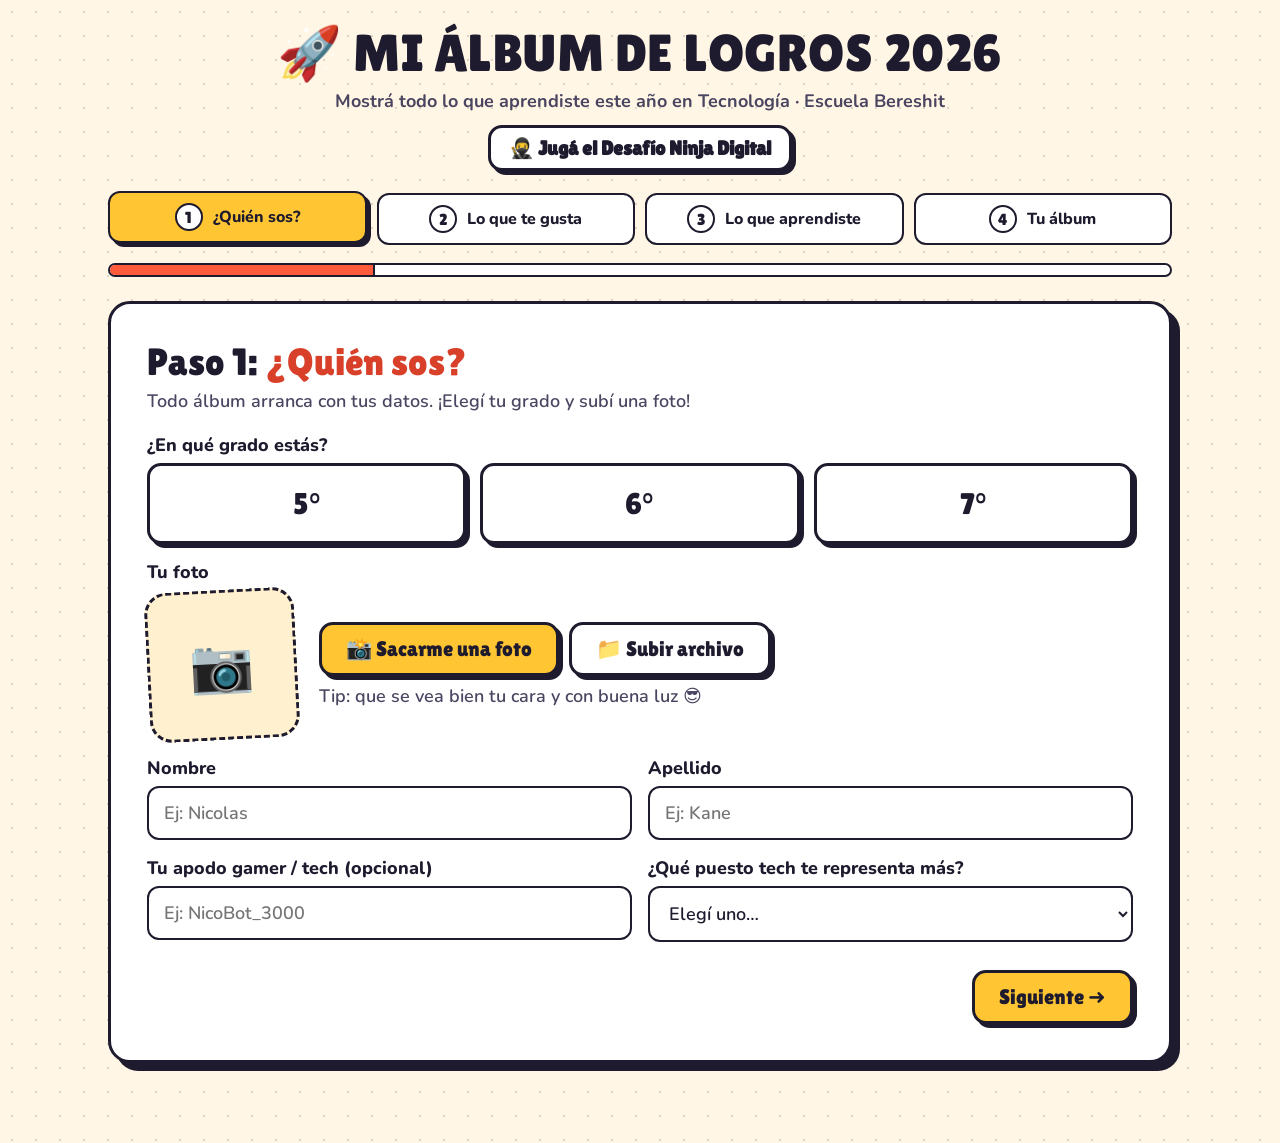
<file: index.html>
<!DOCTYPE html>
<html lang="es">
<head>
<meta charset="UTF-8">
<meta name="viewport" content="width=device-width, initial-scale=1.0">
<title>Mi Álbum de Logros 2026 · Bereshit</title>
<link href="https://fonts.googleapis.com/css2?family=Lilita+One&family=Nunito:wght@500;600;700;800&display=swap" rel="stylesheet">
<style>
:root{
  --bg:#1a1a2e; --card:#16213e; --blue:#0f3460; --red:#e94560; --gold:#ffd700;
  --txt:#f4f4f8; --muted:#a9b0c7; --ok:#2ecc71;
  --c-alf:#4cc9f0; --c-ciu:#2ecc71; --c-pyr:#e94560; --c-mak:#ffd700; --c-ia:#b388ff; --c-pro:#ff9f43;
}
*{box-sizing:border-box;margin:0;padding:0}
body{font-family:'Fredoka',system-ui,sans-serif;background:var(--bg);color:var(--txt);min-height:100vh;font-size:18px;
  background-image:radial-gradient(circle at 10% 10%,rgba(233,69,96,.15),transparent 40%),radial-gradient(circle at 90% 80%,rgba(76,201,240,.12),transparent 40%)}
.wrap{max-width:1100px;margin:0 auto;padding:24px 18px 80px}
header{text-align:center;margin-bottom:22px}
header h1{font-family:'Press Start 2P',monospace;font-size:clamp(18px,3.2vw,30px);line-height:1.5;color:var(--gold);text-shadow:3px 3px 0 var(--red)}
header p{color:var(--muted);margin-top:8px}

/* progress */
.steps{display:flex;gap:8px;margin:20px 0 26px}
.step-pill{flex:1;text-align:center;padding:10px 6px;border-radius:14px;background:var(--card);color:var(--muted);font-weight:600;font-size:15px;border:2px solid transparent;cursor:pointer;transition:.2s}
.step-pill.active{border-color:var(--gold);color:var(--gold)}
.step-pill.done{background:var(--blue);color:var(--txt)}
.bar{height:10px;background:var(--card);border-radius:10px;overflow:hidden}
.bar>div{height:100%;background:linear-gradient(90deg,var(--red),var(--gold));transition:width .4s}

.panel{display:none;background:var(--card);border-radius:22px;padding:28px;box-shadow:0 10px 30px rgba(0,0,0,.35);animation:pop .35s}
.panel.show{display:block}
@keyframes pop{from{opacity:0;transform:translateY(12px)}to{opacity:1;transform:none}}
h2{font-size:28px;margin-bottom:6px}
h2 span{color:var(--gold)}
.hint{color:var(--muted);margin-bottom:20px}
label.lbl{display:block;font-weight:600;margin:16px 0 6px}
input[type=text],textarea,select{width:100%;padding:13px 15px;border-radius:12px;border:2px solid var(--blue);background:#0d1630;color:var(--txt);font:inherit;font-size:18px;outline:none;transition:.2s}
input:focus,textarea:focus,select:focus{border-color:var(--gold)}
textarea{min-height:90px;resize:vertical}
.grid2{display:grid;grid-template-columns:1fr 1fr;gap:16px}
@media(max-width:720px){.grid2{grid-template-columns:1fr}.step-pill{font-size:12px}}

.grades{display:flex;gap:14px;flex-wrap:wrap}
.grade-btn{flex:1;min-width:120px;padding:20px;border-radius:18px;border:3px solid var(--blue);background:#0d1630;color:var(--txt);font:inherit;font-size:30px;font-weight:700;cursor:pointer;transition:.2s}
.grade-btn:hover{transform:translateY(-3px)}
.grade-btn.sel{border-color:var(--gold);background:var(--blue);color:var(--gold);box-shadow:0 0 0 4px rgba(255,215,0,.15)}

.photo-zone{display:flex;gap:22px;align-items:center;flex-wrap:wrap}
.photo{width:150px;height:150px;border-radius:50%;border:4px dashed var(--gold);display:flex;align-items:center;justify-content:center;font-size:52px;cursor:pointer;background:#0d1630 center/cover no-repeat;transition:.2s;flex-shrink:0}
.photo:hover{transform:scale(1.04)}
.photo.has{border-style:solid;font-size:0}

.chips{display:flex;flex-wrap:wrap;gap:10px}
.chip{padding:10px 16px;border-radius:30px;background:#0d1630;border:2px solid var(--blue);cursor:pointer;user-select:none;transition:.15s;font-size:17px}
.chip:hover{border-color:var(--muted)}
.chip.sel{background:var(--red);border-color:var(--red);color:#fff}
.add-row{display:flex;gap:10px;margin-top:12px}
.add-row input{flex:1}

.btn{padding:14px 26px;border-radius:14px;border:none;font:inherit;font-size:19px;font-weight:700;cursor:pointer;transition:.15s}
.btn:active{transform:scale(.97)}
.btn-main{background:var(--red);color:#fff}
.btn-main:hover{filter:brightness(1.1)}
.btn-gold{background:var(--gold);color:#1a1a2e}
.btn-ghost{background:transparent;color:var(--txt);border:2px solid var(--blue)}
.nav{display:flex;justify-content:space-between;margin-top:28px;gap:12px}

.err{background:rgba(233,69,96,.15);border:2px solid var(--red);color:#ffb3c0;padding:12px 16px;border-radius:12px;margin-top:16px;display:none}

/* contenidos */
.tabs{display:flex;gap:8px;flex-wrap:wrap;margin-bottom:16px}
.tab{padding:10px 16px;border-radius:12px;background:#0d1630;border:2px solid var(--blue);cursor:pointer;font-weight:600;font-size:16px}
.tab.active{border-color:var(--tc);color:var(--tc)}
.tab .count{display:inline-block;min-width:24px;padding:0 6px;margin-left:6px;border-radius:10px;background:var(--tc);color:#1a1a2e;font-size:14px}
.cards{display:grid;grid-template-columns:repeat(auto-fill,minmax(240px,1fr));gap:14px}
.ccard{background:#0d1630;border:2px solid var(--blue);border-radius:16px;padding:16px;cursor:pointer;transition:.15s;position:relative}
.ccard:hover{transform:translateY(-2px)}
.ccard .em{font-size:30px}
.ccard h4{font-size:18px;margin:6px 0 4px}
.ccard p{font-size:15px;color:var(--muted)}
.ccard.sel{border-color:var(--ac);box-shadow:0 0 0 3px color-mix(in srgb,var(--ac) 25%,transparent)}
.ccard.sel::after{content:'✔';position:absolute;top:10px;right:12px;background:var(--ac);color:#1a1a2e;width:28px;height:28px;border-radius:50%;display:flex;align-items:center;justify-content:center;font-weight:700}
.stars{display:none;margin-top:10px;gap:4px;align-items:center;flex-wrap:wrap}
.ccard.sel .stars{display:flex}
.star{font-size:24px;cursor:pointer;filter:grayscale(1) opacity(.4);transition:.1s}
.star.on{filter:none}
.star-lbl{font-size:13px;color:var(--gold);margin-left:6px}

.counter{background:var(--blue);padding:12px 16px;border-radius:12px;margin-bottom:16px;display:flex;justify-content:space-between;flex-wrap:wrap;gap:8px}

.proof{background:#0d1630;border-left:6px solid var(--gold);border-radius:12px;padding:16px;margin-top:14px}
.proof h4{margin-bottom:8px}
.charc{font-size:13px;color:var(--muted);text-align:right;margin-top:4px}
.charc.ok{color:var(--ok)}

.challenge{margin-top:24px;background:linear-gradient(135deg,rgba(255,215,0,.12),rgba(233,69,96,.12));border:2px dashed var(--gold);border-radius:16px;padding:18px}
.challenge h3{color:var(--gold);margin-bottom:6px}

/* CV */
.cv-tools{display:flex;gap:10px;flex-wrap:wrap;margin-bottom:18px;align-items:center}
.theme-dot{width:38px;height:38px;border-radius:50%;cursor:pointer;border:3px solid transparent}
.theme-dot.sel{border-color:#fff}
.cv{border-radius:22px;overflow:hidden;font-size:16px;--a:#e94560;--b:#ffd700;--bgc:#1a1a2e;--panel:#0f3460;--t:#fff;--m:#c5cbe0;background:var(--bgc);color:var(--t)}
.cv.t-clasico{--a:#0f3460;--b:#e94560;--bgc:#ffffff;--panel:#eef2fb;--t:#1a1a2e;--m:#4a5470}
.cv.t-neon{--a:#00f5d4;--b:#f15bb5;--bgc:#10002b;--panel:#240046;--t:#fff;--m:#cdb4db}
.cv.t-selva{--a:#2ecc71;--b:#ffd700;--bgc:#0b2b1f;--panel:#14402e;--t:#fff;--m:#bfe3cf}
.cv-head{display:flex;gap:24px;align-items:center;padding:28px;background:linear-gradient(120deg,var(--a),var(--panel));flex-wrap:wrap}
.cv-photo{width:140px;height:140px;border-radius:50%;border:5px solid var(--b);background:#0d1630 center/cover;display:flex;align-items:center;justify-content:center;font-size:56px;flex-shrink:0}
.cv-name{font-size:34px;font-weight:700;line-height:1.1;color:#fff}
.cv-nick{font-family:'Press Start 2P',monospace;font-size:12px;color:var(--b);margin-top:8px}
.cv-role{display:inline-block;margin-top:10px;background:rgba(0,0,0,.3);padding:6px 14px;border-radius:20px;font-weight:600;color:#fff}
.cv-quote{font-style:italic;margin-top:10px;color:#fff;opacity:.9}
.cv-body{display:grid;grid-template-columns:300px 1fr;gap:0}
@media(max-width:800px){.cv-body{grid-template-columns:1fr}}
.cv-side{background:var(--panel);padding:22px}
.cv-main{padding:22px}
.cv h3{font-size:15px;letter-spacing:2px;text-transform:uppercase;color:var(--a);margin:18px 0 10px;border-bottom:2px solid var(--a);padding-bottom:4px}
.cv.t-clasico h3{color:var(--b);border-color:var(--b)}
.cv h3:first-child{margin-top:0}
.skill{margin-bottom:10px}
.skill .top{display:flex;justify-content:space-between;font-size:14px;margin-bottom:3px}
.skill .tr{height:12px;border-radius:8px;background:rgba(128,128,128,.25);overflow:hidden}
.skill .tr div{height:100%;border-radius:8px}
.tagl{display:flex;flex-wrap:wrap;gap:6px}
.tag{padding:5px 11px;border-radius:14px;background:rgba(128,128,128,.2);font-size:14px}
.badge-row{display:flex;flex-wrap:wrap;gap:8px}
.badge{display:flex;flex-direction:column;align-items:center;width:78px;text-align:center;font-size:11px;color:var(--m)}
.badge b{font-size:30px;width:56px;height:56px;border-radius:50%;background:rgba(128,128,128,.2);display:flex;align-items:center;justify-content:center;margin-bottom:4px;border:2px solid var(--b)}
.exp{margin-bottom:14px}
.exp .h{display:flex;align-items:center;gap:8px;font-weight:700;font-size:17px}
.exp .lv{font-size:13px;color:var(--b);font-weight:600}
.exp p{color:var(--m);margin-top:4px;line-height:1.4;overflow-wrap:anywhere}
.area-block{margin-bottom:10px}
.area-block .an{font-weight:700;font-size:15px;margin-bottom:5px}
.lst{list-style:none;display:flex;flex-wrap:wrap;gap:6px}
.lst li{font-size:14px;padding:4px 10px;border-radius:10px;background:rgba(128,128,128,.18)}
.cv-foot{text-align:center;padding:12px;font-size:13px;color:var(--m);border-top:1px solid rgba(128,128,128,.25)}
.ref{background:rgba(128,128,128,.15);border-radius:12px;padding:12px;font-style:italic;color:var(--m)}

.send-box{display:flex;justify-content:space-between;align-items:center;gap:16px;flex-wrap:wrap;background:linear-gradient(135deg,rgba(46,204,113,.15),rgba(76,201,240,.12));border:2px solid var(--ok);border-radius:16px;padding:16px 20px;margin-bottom:18px}
.send-st{margin-top:8px;font-weight:600}
.send-st.ok{color:var(--ok)}.send-st.bad{color:#ffb3c0}
.btn:disabled{opacity:.6;cursor:wait}
.confetti{position:fixed;top:-10px;width:10px;height:14px;z-index:999;animation:fall linear forwards;pointer-events:none}
@keyframes fall{to{transform:translateY(110vh) rotate(720deg)}}

.cam-modal{position:fixed;inset:0;background:rgba(0,0,0,.8);display:none;align-items:center;justify-content:center;z-index:1000;padding:16px}
.cam-modal.show{display:flex}
.cam-box{background:var(--card);border-radius:22px;padding:22px;width:min(560px,100%);text-align:center;border:3px solid var(--gold)}
.cam-view{position:relative;aspect-ratio:1;max-width:400px;margin:14px auto;border-radius:50%;overflow:hidden;border:5px solid var(--gold);background:#000}
.cam-view video,.cam-view img{width:100%;height:100%;object-fit:cover;transform:scaleX(-1)}
.cam-view img{display:none;position:absolute;inset:0;transform:none}
.cam-count{position:absolute;inset:0;display:flex;align-items:center;justify-content:center;font-family:'Press Start 2P',monospace;font-size:70px;color:var(--gold);text-shadow:4px 4px 0 var(--red);pointer-events:none}
.cam-btns{display:flex;gap:10px;justify-content:center;flex-wrap:wrap}
.flash{animation:flash .4s}
@keyframes flash{from{background:#fff}to{background:#000}}

/* ===== REDISEÑO PAPEL 2026 · CV ===== */
.cv{--a:#D8402A;--b:#FFC533;--bgc:#ffffff;--panel:#FFF1D0;--t:#1F1B2E;--m:#4A4560;font-family:'Nunito',system-ui,sans-serif;font-weight:600;border:3px solid #1F1B2E;border-radius:22px;box-shadow:8px 8px 0 #1F1B2E;overflow:hidden}
.cv-head{background:var(--b);border-bottom:3px solid #1F1B2E;padding:36px 40px;gap:32px}
.cv-photo{width:150px;height:150px;border-radius:18px;border:3px solid #1F1B2E;background-color:#fff;transform:rotate(-4deg);box-shadow:5px 5px 0 #1F1B2E}
.cv-name{font-family:'Lilita One',sans-serif;font-weight:400;font-size:52px;line-height:1;color:#1F1B2E}
.cv-nick{font-family:'Nunito',sans-serif;font-weight:800;font-size:20px;color:#1F1B2E;opacity:.75}
.cv-role{background:#1F1B2E;color:#FFF6E5;border-radius:10px;padding:6px 16px;font-weight:800;transform:rotate(-1deg)}
.cv-quote{color:#1F1B2E;opacity:1;font-weight:700}
.cv-side{border-right:3px solid #1F1B2E}
.cv h3{font-family:'Lilita One',sans-serif;font-weight:400;font-size:22px;letter-spacing:0;text-transform:none;border:0;padding:0;margin:20px 0 8px;color:var(--a)}
.cv.t-clasico h3{color:var(--b);border:0}
.tag{border:2.5px solid var(--t);border-radius:10px;background:var(--bgc);font-weight:800;padding:5px 12px}
.skill .top{font-weight:800}
.skill .tr{height:14px;border:2.5px solid var(--t);border-radius:8px;background:var(--bgc)}
.skill .tr div{border-radius:0;border-right:2.5px solid var(--t)}
.badge b{border-radius:14px;background:var(--b);border:2.5px solid #1F1B2E;color:#1F1B2E}
.badge:nth-child(odd) b{transform:rotate(-4deg)}
.badge:nth-child(even) b{transform:rotate(4deg)}
.exp{background:var(--bgc);border:2.5px solid var(--t);border-radius:14px;box-shadow:4px 4px 0 var(--t);padding:14px 18px}
.exp .h{font-weight:800}
.exp .lv{color:#E0A100}
.lst li{background:transparent;border:2px solid var(--t);border-radius:10px;font-weight:700}
.ref{background:var(--panel);border:2.5px solid var(--t);border-radius:14px}
.cv-foot{border-top:3px solid #1F1B2E;background:var(--panel);font-weight:700}
.area-block .an{font-weight:800;color:var(--t)}
/* ===== REDISEÑO PAPEL 2026 · APP ===== */
:root{--bg:#FFF6E5;--card:#fff;--blue:#1F1B2E;--red:#FF5A3C;--gold:#FFC533;--txt:#1F1B2E;--muted:#4A4560;--ok:#138A62;
  --c-alf:#4DA3FF;--c-ciu:#2FBF8F;--c-pyr:#FF5A3C;--c-mak:#FFC533;--c-ia:#9D86FF;--c-pro:#FF8FC0}
body{font-family:'Nunito',system-ui,sans-serif;font-weight:600;background-color:var(--bg);background-image:radial-gradient(rgba(31,27,46,.16) 1.5px,transparent 1.5px);background-size:24px 24px;color:var(--txt)}
header h1{font-family:'Lilita One',sans-serif;font-weight:400;font-size:clamp(30px,5vw,52px);line-height:1.1;color:var(--txt);text-shadow:none;letter-spacing:.5px}
header p{color:var(--muted);font-weight:700}
.steps{gap:10px;margin:22px 0 18px}
.step-pill{display:flex;align-items:center;justify-content:center;gap:10px;background:#fff;color:var(--txt);border:2.5px solid var(--txt);border-radius:12px;padding:10px 8px;font-size:16px;font-weight:800}
.step-pill.active{background:var(--gold);box-shadow:4px 4px 0 var(--txt);transform:translateY(-2px);color:var(--txt);border-color:var(--txt)}
.step-pill.done{background:#CFF3E4;color:var(--txt)}
.step-pill .num{width:28px;height:28px;border-radius:50%;border:2.5px solid var(--txt);background:#fff;display:inline-flex;align-items:center;justify-content:center;font-family:'Lilita One',sans-serif;font-weight:400;flex-shrink:0}
.step-pill.active .num{background:#fff}.step-pill.done .num{background:#3CCB9B}
.bar{height:14px;background:#fff;border:2.5px solid var(--txt);border-radius:10px}
.bar>div{background:var(--red);border-right:2.5px solid var(--txt)}
.panel{background:#fff;border:3px solid var(--txt);border-radius:22px;padding:36px;box-shadow:8px 8px 0 var(--txt)}
h2{font-family:'Lilita One',sans-serif;font-weight:400;font-size:38px}
h2 span{color:#D8402A}
.hint{color:var(--muted);font-weight:600}
label.lbl{font-weight:800}
input[type=text],textarea,select{background:#fff;color:var(--txt);border:2.5px solid var(--txt);border-radius:12px;font-weight:600}
input:focus,textarea:focus,select:focus{border-color:var(--red);box-shadow:3px 3px 0 var(--txt)}
.grade-btn{background:#fff;color:var(--txt);border:3px solid var(--txt);border-radius:14px;box-shadow:4px 4px 0 var(--txt);font-family:'Lilita One',sans-serif;font-weight:400}
.grade-btn.sel{background:var(--gold);color:var(--txt);border-color:var(--txt);box-shadow:4px 4px 0 var(--txt)}
.photo{background-color:#FFF1D0;border:3px dashed var(--txt);border-radius:22px;transform:rotate(-3deg)}
.photo.has{border-style:solid;box-shadow:5px 5px 0 var(--txt)}
.chip{background:#fff;border:2.5px solid var(--txt);border-radius:12px;font-weight:700;color:var(--txt)}
.chip:hover{border-color:var(--txt);background:#FFF1D0}
.chip.sel{background:var(--gold);border-color:var(--txt);color:var(--txt);box-shadow:3px 3px 0 var(--txt)}
.btn{font-family:'Lilita One',sans-serif;font-weight:400;font-size:21px;border:3px solid var(--txt);border-radius:14px;box-shadow:4px 4px 0 var(--txt);color:var(--txt);padding:12px 24px;transition:transform .08s,box-shadow .08s}
.btn:active{transform:translate(3px,3px);box-shadow:1px 1px 0 var(--txt)}
.btn:disabled{opacity:.6}
.btn-main{background:var(--gold);color:var(--txt)}.btn-main:hover{filter:none;background:#FFD45E}
.btn-gold{background:#3CCB9B;color:var(--txt)}
.btn-ghost{background:#fff;color:var(--txt);border:3px solid var(--txt)}
.err{background:#FFE9E3;border:2.5px solid var(--txt);color:#9E2B1B;font-weight:700;border-radius:12px}
.tab{background:#fff;border:2.5px solid var(--txt);border-radius:12px;color:var(--txt);font-weight:800}
.tab.active{background:var(--tc);color:var(--txt);border-color:var(--txt);box-shadow:4px 4px 0 var(--txt);transform:translateY(-2px)}
.tab .count{background:var(--txt);color:#FFF6E5;border-radius:999px}
.counter{background:#E4F8EF;border:2.5px solid var(--txt);border-radius:14px;font-weight:700}
.ccard{background:#fff;border:3px solid var(--txt);border-radius:16px;box-shadow:5px 5px 0 var(--txt);padding:20px;min-height:190px;transition:transform .1s,box-shadow .1s}
.ccard:hover{transform:translate(-2px,-2px);box-shadow:7px 7px 0 var(--txt)}
.ccard .em{width:54px;height:54px;border-radius:12px;background:#FFC533;border:2.5px solid var(--txt);display:flex;align-items:center;justify-content:center;font-size:28px;margin-bottom:6px}
.ccard h4{font-size:20px;font-weight:800;line-height:1.2}
.ccard p{color:var(--muted);font-size:16px;font-weight:600}
.ccard.sel{background:color-mix(in srgb,var(--ac) 16%,#fff);border-color:var(--txt);box-shadow:5px 5px 0 var(--txt)}
.ccard.sel::after{top:-12px;right:-10px;width:34px;height:34px;background:var(--red);color:#fff;border:3px solid var(--txt);transform:rotate(8deg)}
.star{filter:grayscale(1) opacity(.35)}
.star-lbl{color:var(--txt);font-weight:800}
.proof{background:#FFF1D0;border:2.5px solid var(--txt);border-left:2.5px solid var(--txt);border-radius:14px;box-shadow:4px 4px 0 var(--txt)}
.charc.ok{color:var(--ok);font-weight:800}
.challenge{background:#FFF1D0;border:3px dashed var(--txt);border-radius:18px}
.challenge h3{color:#D8402A;font-family:'Lilita One',sans-serif;font-weight:400;font-size:24px}
.send-box{background:#E4F8EF;border:3px solid var(--txt);border-radius:16px;box-shadow:5px 5px 0 var(--txt)}
.send-st.ok{color:var(--ok)}.send-st.bad{color:#9E2B1B}
.cam-box{background:#fff;border:3px solid var(--txt);box-shadow:8px 8px 0 var(--txt)}
.cam-view{border:4px solid var(--txt)}
.cam-count{font-family:'Lilita One',sans-serif;color:var(--gold);text-shadow:4px 4px 0 var(--txt)}
.theme-dot{border:3px solid var(--txt)}.theme-dot.sel{box-shadow:0 0 0 3px var(--gold)}
@media(max-width:720px){.panel{padding:22px}.step-pill .num{display:none}h2{font-size:28px}.step-pill{font-size:13px}}
@media print{.cv{box-shadow:none;border:0;border-radius:0}}
@media print{
  body{background:none}
  .no-print,header,.steps,.bar,.nav,.cv-tools{display:none!important}
  .panel{box-shadow:none;padding:0;background:none}
  .wrap{padding:0;max-width:none}
  .cv{-webkit-print-color-adjust:exact;print-color-adjust:exact;border-radius:0}
  .cv-body{grid-template-columns:260px 1fr}
}
</style>
</head>
<body>
<div class="wrap">
  <header class="no-print">
    <h1>🚀 MI ÁLBUM DE LOGROS 2026</h1>
    <p>Mostrá todo lo que aprendiste este año en Tecnología · Escuela Bereshit</p>
    <p style="margin-top:12px"><a href="ninja.html" style="display:inline-block;background:#fff;color:#1F1B2E;border:3px solid #1F1B2E;border-radius:14px;box-shadow:4px 4px 0 #1F1B2E;padding:8px 18px;font-family:'Lilita One',sans-serif;font-size:20px;text-decoration:none">🥷 Jugá el Desafío Ninja Digital</a></p>
  </header>

  <div class="steps" id="steps"></div>
  <div class="bar no-print"><div id="barFill" style="width:25%"></div></div>
  <br>

  <!-- PASO 1 -->
  <section class="panel show" id="p1">
    <h2>Paso 1: <span>¿Quién sos?</span></h2>
    <p class="hint">Todo álbum arranca con tus datos. ¡Elegí tu grado y subí una foto!</p>

    <label class="lbl">¿En qué grado estás?</label>
    <div class="grades">
      <button class="grade-btn" data-g="5">5°</button>
      <button class="grade-btn" data-g="6">6°</button>
      <button class="grade-btn" data-g="7">7°</button>
    </div>

    <label class="lbl">Tu foto</label>
    <div class="photo-zone">
      <div class="photo" id="photo" title="Tocá para sacarte una foto">📷</div>
      <div>
        <div style="display:flex;gap:10px;flex-wrap:wrap">
          <button class="btn btn-main" type="button" onclick="openCam()">📸 Sacarme una foto</button>
          <button class="btn btn-ghost" type="button" onclick="$('photoInput').click()">📁 Subir archivo</button>
        </div>
        <p class="hint" style="margin:8px 0 0">Tip: que se vea bien tu cara y con buena luz 😎</p>
        <input type="file" id="photoInput" accept="image/*" hidden>
      </div>
    </div>

    <div class="grid2">
      <div><label class="lbl">Nombre</label><input type="text" id="nombre" placeholder="Ej: Nicolas"></div>
      <div><label class="lbl">Apellido</label><input type="text" id="apellido" placeholder="Ej: Kane"></div>
    </div>
    <div class="grid2">
      <div><label class="lbl">Tu apodo gamer / tech (opcional)</label><input type="text" id="apodo" placeholder="Ej: NicoBot_3000"></div>
      <div>
        <label class="lbl">¿Qué puesto tech te representa más?</label>
        <select id="rol">
          <option value="">Elegí uno…</option>
          <option>🤖 Constructor/a de robots</option>
          <option>👾 Programador/a de videojuegos</option>
          <option>🧊 Diseñador/a 3D</option>
          <option>🕵️ Detective de la ciberseguridad</option>
          <option>🧠 Entrenador/a de Inteligencia Artificial</option>
          <option>💡 Inventor/a maker</option>
          <option>📊 Mago/a de las planillas</option>
          <option>🎨 Artista digital</option>
        </select>
      </div>
    </div>
    <div class="err" id="e1"></div>
    <div class="nav"><span></span><button class="btn btn-main" onclick="go(2)">Siguiente ➜</button></div>
  </section>

  <!-- PASO 2 -->
  <section class="panel" id="p2">
    <h2>Paso 2: <span>Lo que te gusta hacer</span></h2>
    <p class="hint">Elegí entre 2 y 6 cosas que te encantan (o agregá las tuyas).</p>
    <div class="chips" id="hobbies"></div>
    <div class="add-row">
      <input type="text" id="hobbyNew" placeholder="Agregá otra cosa que te guste…">
      <button class="btn btn-gold" onclick="addHobby()">+ Agregar</button>
    </div>

    <label class="lbl">⚡ Mi superpoder (algo en lo que soy muy bueno/a)</label>
    <input type="text" id="superpoder" placeholder="Ej: Nunca me rindo hasta que el robot funciona">

    <label class="lbl">💬 Una frase que me representa</label>
    <input type="text" id="frase" placeholder="Ej: Si se rompe, lo arreglo. Si funciona, lo mejoro.">
    <div class="err" id="e2"></div>
    <div class="nav"><button class="btn btn-ghost" onclick="go(1)">⬅ Atrás</button><button class="btn btn-main" onclick="go(3)">Siguiente ➜</button></div>
  </section>

  <!-- PASO 3 -->
  <section class="panel" id="p3">
    <h2>Paso 3: <span>Lo que aprendiste</span></h2>
    <p class="hint">Tocá cada tema que aprendiste este año y poné estrellas: ⭐ "Lo vi" · ⭐⭐ "Lo sé hacer" · ⭐⭐⭐ "¡Lo podría enseñar!"</p>
    <div class="counter"><span>✅ Temas marcados: <b id="cnt">0</b></span><span>🎯 Mínimo: <b>8 temas</b>, al menos uno de cada área</span></div>
    <div class="tabs" id="tabs"></div>
    <div class="cards" id="cards"></div>

    <h2 style="margin-top:32px">🏆 <span>Demostralo</span></h2>
    <p class="hint">Un álbum de logros no solo dice "sé hacer esto": lo demuestra. Elegí tus 3 temas más fuertes y explicá con tus palabras qué aprendiste.</p>
    <div id="proofs"></div>

    <div class="grid2">
      <div>
        <label class="lbl">🌟 Mi proyecto o clase favorita del año</label>
        <select id="favorito"></select>
        <textarea id="favPorque" placeholder="¿Por qué fue tu favorita? ¿Qué hiciste?" style="margin-top:8px"></textarea>
      </div>
      <div>
        <label class="lbl">🧗 Algo que me costó… y cómo lo resolví</label>
        <textarea id="costo" placeholder="Ej: Al principio el Ozobot no seguía la línea. Probé cambiar el grosor y…" style="min-height:142px"></textarea>
      </div>
    </div>
    <label class="lbl">🔮 El año que viene quiero aprender…</label>
    <input type="text" id="futuro" placeholder="Ej: Programar mi propio videojuego en Scratch con niveles">

    <div class="challenge">
      <h3>🔥 Desafío extra (para los que terminan rápido)</h3>
      <p>Pedile a un compañero/a que te escriba una <b>recomendación</b> para tu álbum: ¿por qué serías un gran integrante de un equipo tech?</p>
      <div class="grid2" style="margin-top:8px">
        <input type="text" id="refNombre" placeholder="Nombre de tu compañero/a">
        <input type="text" id="refTexto" placeholder="Lo que dice de vos…">
      </div>
    </div>

    <div class="err" id="e3"></div>
    <div class="nav"><button class="btn btn-ghost" onclick="go(2)">⬅ Atrás</button><button class="btn btn-main" onclick="go(4)">¡Armar mi álbum! 🚀</button></div>
  </section>

  <!-- PASO 4 -->
  <section class="panel" id="p4">
    <div class="cv-tools no-print">
      <b>Estilo:</b>
      <div class="theme-dot sel" data-t="" style="background:linear-gradient(135deg,#FFC533,#FF5A3C)" title="Papel"></div>
      <div class="theme-dot" data-t="t-clasico" style="background:linear-gradient(135deg,#fff,#0f3460)" title="Clásico"></div>
      <div class="theme-dot" data-t="t-neon" style="background:linear-gradient(135deg,#00f5d4,#f15bb5)" title="Neón"></div>
      <div class="theme-dot" data-t="t-selva" style="background:linear-gradient(135deg,#2ecc71,#0b2b1f)" title="Selva"></div>
      <span style="flex:1"></span>
      <button class="btn btn-ghost" onclick="go(3)">✏️ Editar</button>
      <button class="btn btn-gold" onclick="imprimirSeguro()">🖨️ Guardar PDF</button>
    </div>
    <div class="send-box no-print" id="sendBox">
      <div>
        <b>📨 ¿Listo? ¡Mandáselo a tu profe!</b>
        <div class="hint" style="margin:4px 0 0">Se envía directo, sin mail ni cuenta. Si después cambiás algo, podés volver a enviarlo.</div>
        <div id="sendSt" class="send-st"></div>
      </div>
      <button class="btn btn-main" id="sendBtn" onclick="enviar()">📨 Enviar mi álbum</button>
    </div>
    <div class="cv" id="cv"></div>
    <p class="hint no-print" style="margin-top:14px">Para entregarlo: tocá <b>Guardar PDF</b> → en "Destino" elegí <b>Guardar como PDF</b> → subilo a Classroom. (Activá "Gráficos de fondo" para que salgan los colores.)</p>
  </section>
</div>

<div class="cam-modal" id="camModal">
  <div class="cam-box">
    <h2>📸 ¡Sonreí!</h2>
    <div class="cam-view">
      <video id="camVideo" autoplay playsinline muted></video>
      <img id="camShot" alt="">
      <div class="cam-count" id="camCount"></div>
    </div>
    <div class="err" id="camErr"></div>
    <div class="cam-btns" id="camLive">
      <button class="btn btn-ghost" onclick="closeCam()">Cancelar</button>
      <button class="btn btn-gold" onclick="snap()">📸 ¡Sacar foto! (3, 2, 1…)</button>
    </div>
    <div class="cam-btns" id="camReview" style="display:none">
      <button class="btn btn-ghost" onclick="retake()">🔄 Sacar otra</button>
      <button class="btn btn-main" onclick="useShot()">✅ Usar esta foto</button>
    </div>
  </div>
</div>

<script src="config.js"></script>
<script src="imprimir.js"></script>
<script src="catalogo.js"></script>
<script>
const HOBBIES = ['⚽ Fútbol','🏀 Básquet','🎮 Videojuegos','🎨 Dibujar','🎵 Música','📚 Leer','🧱 Lego','💃 Bailar','🍳 Cocinar','🏊 Natación','🎬 Ver series','📷 Fotos y videos','🐶 Animales','🧩 Juegos de ingenio','🎸 Tocar un instrumento','🏕️ Aire libre','✂️ Manualidades','🎭 Teatro'];
const STAR_LBL = ['','Lo vi','Lo sé hacer','¡Lo podría enseñar!'];

/* ===== ESTADO ===== */
let S = {grado:null,foto:'',nombre:'',apellido:'',apodo:'',rol:'',hobbies:[],extraHobbies:[],superpoder:'',frase:'',sel:{},proof:{},proofTxt:{},favorito:'',favPorque:'',costo:'',futuro:'',refNombre:'',refTexto:'',theme:''};
let step=1, curTab='alf';
const $=id=>document.getElementById(id);
const temas=()=>S.grado?[...COMUN,...EXTRA[S.grado]].map((t,i)=>({...t,id:S.grado+'-'+t.n})):[];
const esc=s=>String(s||'').replace(/[&<>"]/g,c=>({'&':'&amp;','<':'&lt;','>':'&gt;','"':'&quot;'}[c]));

function save(){try{localStorage.setItem('cvtech2026',JSON.stringify(S))}catch(e){}}
function load(){try{const d=JSON.parse(localStorage.getItem('cvtech2026'));if(d)S={...S,...d}}catch(e){}}

/* ===== STEPS ===== */
const STEPN=['¿Quién sos?','Lo que te gusta','Lo que aprendiste','Tu álbum'];
function renderSteps(){
  $('steps').innerHTML=STEPN.map((n,i)=>`<div class="step-pill ${i+1===step?'active':''} ${i+1<step?'done':''}" onclick="jump(${i+1})"><span class="num">${i+1<step?'✓':i+1}</span>${n}</div>`).join('');
  $('barFill').style.width=(step*25)+'%';
}
function jump(n){ if(n<step) go(n); else go(n); }
function validate(n){
  const e=$('e'+n); let msg='';
  if(n===1){
    if(!S.grado) msg='Elegí tu grado (5°, 6° o 7°).';
    else if(!S.foto) msg='¡Falta tu foto! Tocá el círculo 📷 para subirla.';
    else if(!S.nombre.trim()||!S.apellido.trim()) msg='Completá tu nombre y apellido.';
    else if(!S.rol) msg='Elegí el puesto tech que más te representa.';
  }
  if(n===2){
    const tot=S.hobbies.length;
    if(tot<2) msg='Elegí al menos 2 cosas que te gusten.';
    else if(!S.superpoder.trim()) msg='Contanos tu superpoder ⚡';
  }
  if(n===3){
    const sel=temas().filter(t=>t.id in S.sel);
    const areas=new Set(sel.map(t=>t.a));
    const faltan=Object.keys(AREAS).filter(a=>!areas.has(a)).map(a=>AREAS[a].n);
    const pr=Object.values(S.proof).filter(Boolean);
    if(sel.length<8) msg=`Marcaste ${sel.length} temas. ¡Necesitás al menos 8!`;
    else if(faltan.length) msg='Te falta marcar al menos un tema de: '+faltan.join(', ')+'.';
    else if(sel.some(t=>!S.sel[t.id])) msg='Poné estrellas a todos los temas marcados.';
    else if(pr.length<3||new Set(pr).size<3) msg='En "Demostralo" elegí 3 temas distintos.';
    else if([0,1,2].some(i=>(S.proofTxt[i]||'').trim().length<20)) msg='Cada explicación de "Demostralo" tiene que tener al menos 20 caracteres. ¡Contá bien qué aprendiste!';
    else if(!S.favorito) msg='Elegí tu clase o proyecto favorito.';
    else if(S.costo.trim().length<20) msg='Contanos algo que te costó y cómo lo resolviste.';
  }
  e.style.display=msg?'block':'none'; e.textContent=msg?'⚠️ '+msg:'';
  return !msg;
}
function go(n){
  if(n>step){ for(let i=step;i<n;i++){ if(!validate(i)){ show(i); return; } } }
  show(n);
  if(n===4){ S.enviado=''; renderCV(); paintSend(); confetti(); }
}
function show(n){
  step=n;
  document.querySelectorAll('.panel').forEach((p,i)=>p.classList.toggle('show',i+1===n));
  renderSteps(); window.scrollTo({top:0,behavior:'smooth'});
  if(n===3){ renderTabs(); renderCards(); renderProofs(); }
}

/* ===== PASO 1 ===== */
document.querySelectorAll('.grade-btn').forEach(b=>b.onclick=()=>{
  if(S.grado && S.grado!==b.dataset.g && Object.keys(S.sel).length && !confirm('Si cambiás de grado se borran los temas que marcaste. ¿Seguir?')) return;
  if(S.grado!==b.dataset.g){S.sel={};S.proof={};S.favorito='';}
  S.grado=b.dataset.g; paintGrade(); save();
});
function paintGrade(){document.querySelectorAll('.grade-btn').forEach(b=>b.classList.toggle('sel',b.dataset.g===S.grado))}
$('photo').onclick=()=>openCam();
/* ===== CÁMARA ===== */
let camStream=null, shotData='';
async function openCam(){
  $('camModal').classList.add('show'); $('camErr').style.display='none';
  $('camShot').style.display='none'; $('camVideo').style.display='block';
  $('camLive').style.display='flex'; $('camReview').style.display='none';
  try{
    camStream=await navigator.mediaDevices.getUserMedia({video:{facingMode:'user',width:{ideal:720},height:{ideal:720}},audio:false});
    $('camVideo').srcObject=camStream;
  }catch(e){
    $('camErr').style.display='block';
    $('camErr').textContent='⚠️ No pude abrir la cámara. Fijate de tocar "Permitir" arriba en el navegador, o usá "Subir archivo".';
    $('camLive').querySelector('.btn-gold').style.display='none';
  }
}
function stopCam(){ if(camStream){camStream.getTracks().forEach(t=>t.stop());camStream=null} }
function closeCam(){ stopCam(); $('camModal').classList.remove('show'); $('camLive').querySelector('.btn-gold').style.display=''; }
function snap(){
  if(!camStream) return;
  const btn=$('camLive').querySelector('.btn-gold'); btn.disabled=true;
  let n=3; $('camCount').textContent=n;
  const t=setInterval(()=>{
    n--;
    if(n>0){ $('camCount').textContent=n; return; }
    clearInterval(t); $('camCount').textContent=''; btn.disabled=false;
    const v=$('camVideo'), side=Math.min(v.videoWidth,v.videoHeight), sz=400;
    const c=document.createElement('canvas'); c.width=c.height=sz; const x=c.getContext('2d');
    x.translate(sz,0); x.scale(-1,1); // efecto espejo, como se ve en pantalla
    x.drawImage(v,(v.videoWidth-side)/2,(v.videoHeight-side)/2,side,side,0,0,sz,sz);
    shotData=c.toDataURL('image/jpeg',.88);
    $('camShot').src=shotData; $('camShot').style.display='block'; $('camVideo').style.display='none';
    document.querySelector('.cam-view').classList.remove('flash'); void document.querySelector('.cam-view').offsetWidth; document.querySelector('.cam-view').classList.add('flash');
    $('camLive').style.display='none'; $('camReview').style.display='flex';
  },1000);
}
function retake(){ $('camShot').style.display='none'; $('camVideo').style.display='block'; $('camLive').style.display='flex'; $('camReview').style.display='none'; }
function useShot(){ S.foto=shotData; paintPhoto(); save(); closeCam(); }
$('photoInput').onchange=e=>{
  const f=e.target.files[0]; if(!f) return;
  const r=new FileReader();
  r.onload=ev=>{
    const img=new Image();
    img.onload=()=>{ // achica la foto para que no pese
      const c=document.createElement('canvas'),m=400,sc=Math.min(1,m/Math.max(img.width,img.height));
      c.width=img.width*sc;c.height=img.height*sc;c.getContext('2d').drawImage(img,0,0,c.width,c.height);
      S.foto=c.toDataURL('image/jpeg',.85); paintPhoto(); save();
    };
    img.src=ev.target.result;
  };
  r.readAsDataURL(f);
};
function paintPhoto(){const p=$('photo');if(S.foto){p.style.backgroundImage=`url(${S.foto})`;p.classList.add('has')}}
['nombre','apellido','apodo','rol','superpoder','frase','favPorque','costo','futuro','refNombre','refTexto'].forEach(k=>{
  const el=$(k); el.addEventListener('input',()=>{S[k]=el.value;save()});
});

/* ===== PASO 2 ===== */
function renderHobbies(){
  const all=[...HOBBIES,...S.extraHobbies];
  $('hobbies').innerHTML=all.map(h=>`<div class="chip ${S.hobbies.includes(h)?'sel':''}" data-h="${esc(h)}">${esc(h)}</div>`).join('');
  $('hobbies').querySelectorAll('.chip').forEach(c=>c.onclick=()=>{
    const h=c.dataset.h, i=S.hobbies.indexOf(h);
    if(i>=0) S.hobbies.splice(i,1);
    else { if(S.hobbies.length>=6){alert('¡Máximo 6! Sacá alguna para elegir otra.');return;} S.hobbies.push(h); }
    renderHobbies(); save();
  });
}
function addHobby(){
  const v=$('hobbyNew').value.trim(); if(!v) return;
  const h='✨ '+v;
  if(!S.extraHobbies.includes(h)) S.extraHobbies.push(h);
  if(S.hobbies.length<6 && !S.hobbies.includes(h)) S.hobbies.push(h);
  $('hobbyNew').value=''; renderHobbies(); save();
}
$('hobbyNew').addEventListener('keydown',e=>{if(e.key==='Enter')addHobby()});

/* ===== PASO 3 ===== */
function renderTabs(){
  const ts=temas();
  $('tabs').innerHTML=Object.entries(AREAS).map(([k,a])=>{
    const n=ts.filter(t=>t.a===k&&t.id in S.sel).length;
    return `<div class="tab ${k===curTab?'active':''}" style="--tc:${a.c}" data-k="${k}">${a.e} ${a.n}<span class="count">${n}</span></div>`;
  }).join('');
  $('tabs').querySelectorAll('.tab').forEach(t=>t.onclick=()=>{curTab=t.dataset.k;renderTabs();renderCards()});
  $('cnt').textContent=ts.filter(t=>t.id in S.sel).length;
}
function renderCards(){
  const ts=temas().filter(t=>t.a===curTab), ac=AREAS[curTab].c;
  $('cards').innerHTML=ts.map(t=>{
    const v=S.sel[t.id]||0;
    return `<div class="ccard ${t.id in S.sel?'sel':''}" style="--ac:${ac}" data-id="${esc(t.id)}">
      <div class="em">${t.em}</div><h4>${esc(t.n)}</h4><p>${esc(t.d)}</p>
      <div class="stars">${[1,2,3].map(i=>`<span class="star ${i<=v?'on':''}" data-s="${i}">⭐</span>`).join('')}<span class="star-lbl">${STAR_LBL[v]||'¿Cuánto lo sabés?'}</span></div>
    </div>`;
  }).join('');
  $('cards').querySelectorAll('.ccard').forEach(c=>c.onclick=e=>{
    const id=c.dataset.id, st=e.target.closest('.star');
    if(st){ S.sel[id]=+st.dataset.s; }
    else if(id in S.sel){ delete S.sel[id]; Object.keys(S.proof).forEach(k=>{if(S.proof[k]===id)S.proof[k]=''}); }
    else S.sel[id]=0;
    save(); renderTabs(); renderCards(); renderProofs();
  });
}
function renderProofs(){
  const sel=temas().filter(t=>t.id in S.sel);
  const opts=v=>`<option value="">Elegí un tema que marcaste…</option>`+sel.map(t=>`<option value="${esc(t.id)}" ${v===t.id?'selected':''}>${t.em} ${esc(t.n)}</option>`).join('');
  const ph=['Ej: Aprendí a usar bucles para que el robot repita pasos sin escribir todo de nuevo…','Ej: Entendí que lo que subo a internet queda guardado aunque lo borre, por eso…','Ej: Diseñé una pieza en Tinkercad juntando formas y restando huecos…'];
  $('proofs').innerHTML=[0,1,2].map(i=>{
    const len=(S.proofTxt[i]||'').trim().length;
    return `<div class="proof"><h4>${['🥇','🥈','🥉'][i]} Tema fuerte #${i+1}</h4>
      <select data-pi="${i}">${opts(S.proof[i])}</select>
      <textarea data-pt="${i}" placeholder="${ph[i]}" style="margin-top:8px">${esc(S.proofTxt[i]||'')}</textarea>
      <div class="charc ${len>=20?'ok':''}" id="cc${i}">${len}/20 caracteres mínimos</div></div>`;
  }).join('');
  $('proofs').querySelectorAll('select').forEach(s=>s.onchange=()=>{S.proof[s.dataset.pi]=s.value;save()});
  $('proofs').querySelectorAll('textarea').forEach(t=>t.oninput=()=>{
    const i=t.dataset.pt; S.proofTxt[i]=t.value; save();
    const l=t.value.trim().length,c=$('cc'+i); c.textContent=l+'/20 caracteres mínimos'; c.classList.toggle('ok',l>=20);
  });
  const all=temas();
  $('favorito').innerHTML=`<option value="">Elegí…</option>`+all.map(t=>`<option value="${esc(t.id)}" ${S.favorito===t.id?'selected':''}>${t.em} ${esc(t.n)}</option>`).join('');
}
$('favorito').onchange=e=>{S.favorito=e.target.value;save()};

/* ===== CV ===== */
document.querySelectorAll('.theme-dot').forEach(d=>d.onclick=()=>{
  S.theme=d.dataset.t; save();
  document.querySelectorAll('.theme-dot').forEach(x=>x.classList.toggle('sel',x===d));
  $('cv').className='cv '+S.theme;
});
function badges(sel){
  const by=a=>sel.filter(t=>t.a===a);
  const b=[];
  if(by('pyr').length>=5) b.push(['🤖','Maestro/a Robot']);
  if(by('ia').length>=3) b.push(['🧠','Mente IA']);
  if(by('ciu').length>=3) b.push(['🛡️','Guardián/a Digital']);
  if(by('alf').length>=5) b.push(['💻','Ninja de la compu']);
  if(by('mak').length>=2) b.push(['🔧','Maker Pro']);
  if(sel.some(t=>t.n.startsWith('Tinkercad'))) b.push(['🧊','Diseñador/a 3D']);
  if(sel.filter(t=>S.sel[t.id]===3).length>=5) b.push(['🎓','Profe en potencia']);
  if(Object.keys(AREAS).every(a=>by(a).length)) b.push(['🌈','Todo terreno']);
  if(S.refTexto.trim()) b.push(['🤝','Recomendado/a']);
  if(sel.length>=15) b.push(['🏆','Coleccionista']);
  return b;
}
function renderCV(){
  const all=temas(), sel=all.filter(t=>t.id in S.sel);
  const skills=Object.entries(AREAS).map(([k,a])=>{
    const ts=all.filter(t=>t.a===k), pts=ts.reduce((s,t)=>s+(S.sel[t.id]||0),0);
    return {a, p:Math.round(pts/(ts.length*3)*100)};
  });
  const fav=all.find(t=>t.id===S.favorito);
  const proofs=[0,1,2].map(i=>({t:all.find(x=>x.id===S.proof[i]),txt:S.proofTxt[i]})).filter(p=>p.t);
  const bd=badges(sel);
  $('cv').className='cv '+(S.theme||'');
  $('cv').innerHTML=`
  <div class="cv-head">
    <div class="cv-photo" style="${S.foto?`background-image:url(${S.foto})`:''}">${S.foto?'':'🙂'}</div>
    <div>
      <div class="cv-name">${esc(S.nombre)} ${esc(S.apellido)}</div>
      ${S.apodo?`<div class="cv-nick">@${esc(S.apodo)}</div>`:''}
      <div class="cv-role">${esc(S.rol)} · ${S.grado}° grado</div>
      ${S.frase?`<div class="cv-quote">“${esc(S.frase)}”</div>`:''}
    </div>
  </div>
  <div class="cv-body">
    <aside class="cv-side">
      <h3>⚡ Superpoder</h3><p>${esc(S.superpoder)}</p>
      <h3>❤️ Me gusta</h3><div class="tagl">${S.hobbies.map(h=>`<span class="tag">${esc(h)}</span>`).join('')}</div>
      <h3>📈 Habilidades</h3>
      ${skills.map(s=>`<div class="skill"><div class="top"><span>${s.a.e} ${s.a.n}</span><b>${s.p}%</b></div><div class="tr"><div style="width:${s.p}%;background:${s.a.hex}"></div></div></div>`).join('')}
      <h3>🏅 Insignias</h3>
      <div class="badge-row">${bd.map(b=>`<div class="badge"><b>${b[0]}</b>${b[1]}</div>`).join('')||'<p>—</p>'}</div>
      ${S.futuro?`<h3>🔮 Próximo nivel</h3><p>${esc(S.futuro)}</p>`:''}
    </aside>
    <main class="cv-main">
      <h3>🏆 Lo que domino (y lo demuestro)</h3>
      ${proofs.map(p=>`<div class="exp"><div class="h">${p.t.em} ${esc(p.t.n)} <span class="lv">${'⭐'.repeat(S.sel[p.t.id]||0)}</span></div><p>${esc(p.txt)}</p></div>`).join('')}
      ${fav?`<h3>🌟 Mi clase favorita</h3><div class="exp"><div class="h">${fav.em} ${esc(fav.n)}</div><p>${esc(S.favPorque)}</p></div>`:''}
      <h3>🧗 Un desafío que superé</h3><p style="color:var(--m);line-height:1.4">${esc(S.costo)}</p>
      <h3>📚 Experiencia 2026</h3>
      ${Object.entries(AREAS).map(([k,a])=>{
        const ts=sel.filter(t=>t.a===k); if(!ts.length) return '';
        return `<div class="area-block"><div class="an">${a.e} ${a.n}</div><ul class="lst">${ts.map(t=>`<li>${t.em} ${esc(t.n)} ${'★'.repeat(S.sel[t.id]||0)}</li>`).join('')}</ul></div>`;
      }).join('')}
      ${S.refTexto.trim()?`<h3>🤝 Recomendación</h3><div class="ref">“${esc(S.refTexto)}”<br><b>— ${esc(S.refNombre||'Un compañero/a')}</b></div>`:''}
    </main>
  </div>
  <div class="cv-foot">Tecnología, Diseño y Programación · Escuela Bereshit · 2026 · Prof. Nicolás Kane</div>`;
}
/* ===== ENVÍO A LA BASE DE DATOS ===== */
function paintSend(){
  const st=$('sendSt'), btn=$('sendBtn'); if(!st) return;
  if(S.enviado){ st.className='send-st ok'; st.textContent='✅ Enviado el '+new Date(S.enviado).toLocaleString('es-AR')+'. ¡Tu profe ya lo tiene!'; btn.textContent='🔁 Enviar de nuevo (actualizado)'; }
  else { st.className='send-st'; st.textContent=''; btn.textContent='📨 Enviar mi álbum'; }
}
async function enviar(){
  const st=$('sendSt'), btn=$('sendBtn'), C=window.CV_CONFIG||{};
  if(!C.url||!C.key||/PEGAR/.test(C.url+C.key)){ st.className='send-st bad'; st.textContent='⚠️ El envío todavía no está configurado. Avisale a tu profe.'; return; }
  btn.disabled=true; st.className='send-st'; st.textContent='⏳ Enviando…';
  const {foto,...resto}=S;
  const body={grado:+S.grado,nombre:S.nombre.trim(),apellido:S.apellido.trim(),rol:S.rol,theme:S.theme||'',cv_html:$('cv').innerHTML,data:resto};
  try{
    const r=await fetch(C.url+'/rest/v1/entregas',{method:'POST',headers:{apikey:C.key,'Content-Type':'application/json',Prefer:'return=minimal'},body:JSON.stringify(body)});
    if(!r.ok) throw new Error(r.status);
    S.enviado=new Date().toISOString(); save(); paintSend(); confetti();
  }catch(e){
    st.className='send-st bad'; st.textContent='⚠️ No se pudo enviar. Revisá el wifi y probá de nuevo (tu álbum sigue guardado).';
  }
  btn.disabled=false;
}
function confetti(){
  const cols=['#FF5A3C','#FFC533','#4DA3FF','#3CCB9B','#9D86FF'];
  for(let i=0;i<70;i++){
    const d=document.createElement('div');d.className='confetti';
    d.style.left=Math.random()*100+'vw';d.style.background=cols[i%5];
    d.style.animationDuration=(2+Math.random()*2)+'s';d.style.animationDelay=Math.random()*.6+'s';
    document.body.appendChild(d);setTimeout(()=>d.remove(),5000);
  }
}

/* ===== INIT ===== */
load();
['nombre','apellido','apodo','rol','superpoder','frase','favPorque','costo','futuro','refNombre','refTexto'].forEach(k=>$(k).value=S[k]||'');
paintGrade(); paintPhoto(); renderHobbies(); renderSteps();
document.querySelectorAll('.theme-dot').forEach(x=>x.classList.toggle('sel',x.dataset.t===(S.theme||'')));
</script>
</body>
</html>
</file>
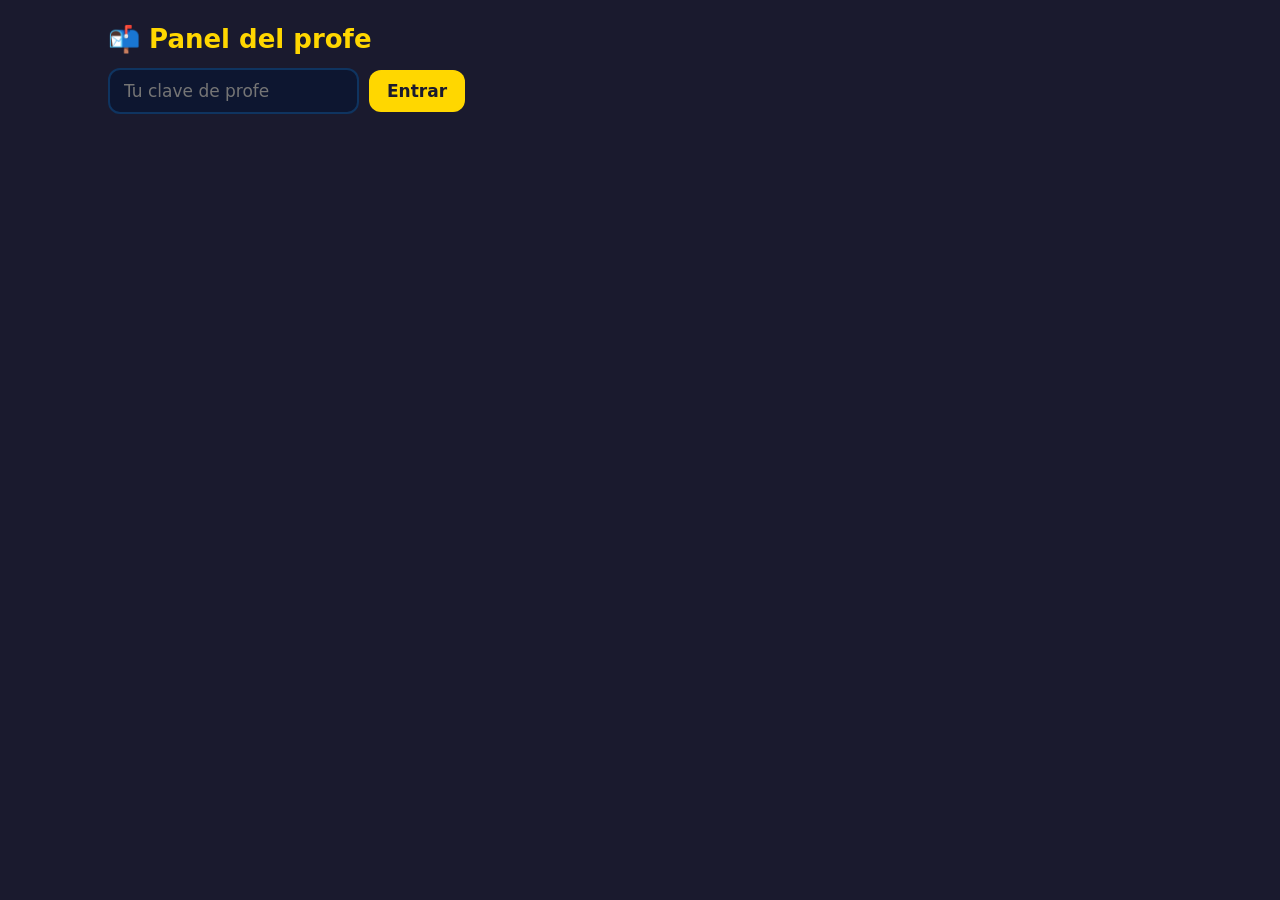
<file: admin.html>
<!DOCTYPE html>
<html lang="es">
<head>
<meta charset="UTF-8">
<meta name="viewport" content="width=device-width, initial-scale=1.0">
<meta name="robots" content="noindex">
<title>Panel del profe · Álbum de Logros 2026</title>
<link href="https://fonts.googleapis.com/css2?family=Lilita+One&family=Nunito:wght@500;600;700;800&display=swap" rel="stylesheet">
<style>
:root{--bg:#1a1a2e;--card:#16213e;--blue:#0f3460;--red:#e94560;--gold:#ffd700;--txt:#f4f4f8;--muted:#a9b0c7;--ok:#2ecc71}
*{box-sizing:border-box;margin:0;padding:0}
body{font-family:'Fredoka',system-ui,sans-serif;background:var(--bg);color:var(--txt);min-height:100vh;font-size:17px}
.wrap{max-width:1100px;margin:0 auto;padding:24px 18px 60px}
h1{font-size:26px;margin-bottom:14px;color:var(--gold)}
input,select{padding:11px 14px;border-radius:12px;border:2px solid var(--blue);background:#0d1630;color:var(--txt);font:inherit}
.btn{padding:11px 18px;border-radius:12px;border:none;font:inherit;font-weight:700;cursor:pointer;background:var(--red);color:#fff}
.btn.g{background:transparent;border:2px solid var(--blue);color:var(--txt)}
.btn.y{background:var(--gold);color:#1a1a2e}
.row{display:flex;gap:10px;flex-wrap:wrap;align-items:center;margin-bottom:16px}
.msg{color:#ffb3c0;margin:8px 0}
table{width:100%;border-collapse:collapse;background:var(--card);border-radius:14px;overflow:hidden}
th,td{padding:11px 14px;text-align:left;border-bottom:1px solid var(--blue)}
th{color:var(--muted);font-size:14px}
td .btn{padding:6px 12px;font-size:15px}
.modal{position:fixed;inset:0;background:rgba(0,0,0,.85);display:none;z-index:50;padding:14px;flex-direction:column;gap:10px}
.modal.show{display:flex}
.modal iframe{flex:1;border:0;border-radius:14px;background:#fff;width:100%}
.thumb{width:54px;height:54px;border-radius:12px;object-fit:cover;border:2px solid var(--blue);background:#0d1630;display:block}
img.thumb{cursor:zoom-in;transition:transform .12s}
img.thumb:hover,img.thumb:focus{transform:scale(1.08);border-color:var(--gold);outline:none}
td.tf{width:74px;padding-right:0}
.muted{color:var(--muted)}
.sgrid{display:grid;grid-template-columns:repeat(auto-fit,minmax(150px,1fr));gap:12px;margin-bottom:22px}
.kpi{background:var(--card);border:2px solid var(--blue);border-radius:14px;padding:14px 16px}
.kpi b{display:block;font-size:30px;color:var(--gold)}
.sec{margin:26px 0 10px;font-size:20px;color:var(--gold)}
.hint2{color:var(--muted);font-size:15px;margin:-4px 0 12px}
.tbar{height:12px;border-radius:8px;background:rgba(128,128,128,.25);overflow:hidden;min-width:80px}
.tbar div{height:100%;border-radius:8px}
.cols2{display:grid;grid-template-columns:repeat(auto-fit,minmax(320px,1fr));gap:14px}
.box{background:var(--card);border:2px solid var(--blue);border-radius:14px;padding:14px 16px}
.box h4{margin-bottom:8px}
.box ul{list-style:none;display:flex;flex-direction:column;gap:6px}
.box li{font-size:15px;line-height:1.35}
.tag2{display:inline-block;padding:2px 9px;border-radius:10px;font-size:13px;font-weight:700;color:#1a1a2e}
.t-ref{background:#ff9f9f}.t-ok{background:#7be0b0}.t-poc{background:#ffe08a}
.who{color:var(--muted);font-size:13px}
@media print{body{background:#fff;color:#000}#vistas,#stGrados,#login,#msg{display:none!important}.kpi,.box,table{background:#fff;border-color:#999}.kpi b,.sec{color:#000}.muted,.who,th{color:#444}}
#zoom{z-index:60;background:rgba(0,0,0,.92)}
#zbox{flex:1;overflow:auto;display:flex;border-radius:14px;cursor:zoom-out}
#zimg{margin:auto;display:block;border-radius:14px;max-width:none;cursor:default}
</style>
</head>
<body>
<div class="wrap">
  <h1>📬 Panel del profe</h1>
  <div id="login" class="row">
    <input type="password" id="clave" placeholder="Tu clave de profe" autocomplete="current-password">
    <button class="btn y" onclick="cargar()">Entrar</button>
  </div>
  <div class="msg" id="msg"></div>
  <div id="panel" style="display:none">
    <div class="row" id="vistas">
      <button class="btn y" id="vEnt" onclick="vista('ent')">📋 Entregas</button>
      <button class="btn g" id="vSt" onclick="vista('st')">📊 Estadísticas del año</button>
      <button class="btn g" id="vNj" onclick="vista('nj')">🥷 Desafío Ninja Digital</button>
    </div>
    <div id="ent">
    <div class="row">
      <select id="fGrado" onchange="pintar()"><option value="">Todos los grados</option><option>5</option><option>6</option><option>7</option></select>
      <input id="fBuscar" placeholder="Buscar alumno…" oninput="pintar()">
      <label><input type="checkbox" id="fUlt" checked onchange="pintar()"> Solo la última entrega de cada alumno</label>
      <span style="flex:1"></span>
      <button class="btn g" onclick="cargar()">🔄 Actualizar</button>
      <button class="btn g" onclick="bajar()">💾 Bajar todo (JSON)</button>
    </div>
    <div id="count" style="color:var(--muted);margin-bottom:8px"></div>
    <table><thead><tr><th></th><th>Alumno</th><th>Grado</th><th>Puesto</th><th>Enviado</th><th></th></tr></thead><tbody id="rows"></tbody></table>
    </div>
    <div id="nj" style="display:none">
      <div class="row" id="njGrados"></div>
      <div id="njBody"></div>
    </div>
    <div id="st" style="display:none">
      <div class="row" id="stGrados"></div>
      <div id="stBody"></div>
    </div>
  </div>
</div>
<div class="modal" id="modal">
  <div class="row" style="margin:0"><button class="btn g" onclick="cerrar()">✖ Cerrar</button><button class="btn y" onclick="imprimir()">🖨️ Imprimir / PDF</button></div>
  <iframe id="frame" sandbox="allow-modals allow-same-origin"></iframe>
</div>
<div class="modal" id="zoom">
  <div class="row" style="margin:0">
    <button class="btn g" onclick="cerrarZoom()">✖ Cerrar</button>
    <button class="btn g" onclick="zoomPaso(-0.5)" aria-label="Alejar">➖</button>
    <button class="btn g" onclick="zoomPaso(0.5)" aria-label="Acercar">➕</button>
    <span id="zname" style="color:var(--muted)"></span>
  </div>
  <div id="zbox"><img id="zimg" alt=""></div>
</div>
<script src="config.js"></script>
<script src="imprimir.js"></script>
<script src="catalogo.js"></script>
<script src="ninja-preguntas.js"></script>
<script>
const $=id=>document.getElementById(id);
const esc=s=>String(s==null?'':s).replace(/[&<>"]/g,c=>({'&':'&amp;','<':'&lt;','>':'&gt;','"':'&quot;'}[c]));
let clave='', datos=[];
async function rpc(fn,args){
  const C=CV_CONFIG;
  const r=await fetch(C.url+'/rest/v1/rpc/'+fn,{method:'POST',headers:{apikey:C.key,'Content-Type':'application/json'},body:JSON.stringify(args)});
  if(!r.ok) throw new Error(r.status===400?'Clave incorrecta':'Error '+r.status);
  return r.json();
}
async function cargar(){
  $('msg').textContent='';
  if(!clave) clave=$('clave').value;
  try{
    datos=await rpc('admin_listar',{p_clave:clave});
    $('login').style.display='none'; $('panel').style.display='block'; pintar();
  }catch(e){ clave=''; $('msg').textContent='⚠️ '+e.message; }
}
$('clave').addEventListener('keydown',e=>{if(e.key==='Enter')cargar()});
function pintar(){
  const g=$('fGrado').value, q=$('fBuscar').value.toLowerCase(), ult=$('fUlt').checked, vistos=new Set();
  let l=datos.filter(d=>(!g||String(d.grado)===g)&&(d.nombre+' '+d.apellido).toLowerCase().includes(q));
  if(ult) l=l.filter(d=>{const k=d.grado+d.nombre.trim().toLowerCase()+d.apellido.trim().toLowerCase();if(vistos.has(k))return false;vistos.add(k);return true});
  l.sort((a,b)=>a.grado-b.grado||a.apellido.localeCompare(b.apellido));
  $('count').textContent=l.length+' entrega(s)';
  $('rows').innerHTML=l.map(d=>`<tr><td class="tf">${thumb(d)}</td><td><b>${esc(d.apellido)}, ${esc(d.nombre)}</b></td><td>${d.grado}°</td><td>${esc(d.rol)}</td><td>${new Date(d.created_at).toLocaleString('es-AR')}</td><td style="white-space:nowrap"><button class="btn" onclick="ver('${d.id}')">👁️ Ver</button> <button class="btn g" onclick="borrar('${d.id}')">🗑️</button></td></tr>`).join('')||'<tr><td colspan="6">Todavía no hay entregas.</td></tr>';
}
/* ===== Fotos: miniatura + zoom solo de la foto ===== */
function fotoDe(d){
  if(d._foto!==undefined) return d._foto;
  let f='';
  try{
    // DOMParser no ejecuta nada; solo aceptamos una imagen base64 de tipo conocido.
    const doc=new DOMParser().parseFromString('<div>'+(d.cv_html||'')+'</div>','text/html');
    const el=doc.querySelector('.cv-photo');
    const m=el&&/url\(["']?(data:image\/(?:jpeg|png|webp|gif);base64,[A-Za-z0-9+\/=]+)["']?\)/.exec(el.getAttribute('style')||'');
    f=m?m[1]:'';
  }catch(e){}
  return d._foto=f;
}
function thumb(d){
  const f=fotoDe(d);
  return f?`<img class="thumb" src="${f}" alt="Foto de ${esc(d.nombre)}" title="Tocá para ampliar" tabindex="0" role="button" onclick="zoomFoto('${d.id}')" onkeydown="if(event.key==='Enter')zoomFoto('${d.id}')">`:'<div class="thumb" title="Sin foto"></div>';
}
let zNivel=1;
function zoomAplicar(){
  const lado=Math.min(innerWidth,innerHeight)*0.8*zNivel;
  $('zimg').style.width=lado+'px'; $('zimg').style.height=lado+'px'; $('zimg').style.objectFit='contain';
}
function zoomPaso(p){ zNivel=Math.min(5,Math.max(0.5,zNivel+p)); zoomAplicar(); }
function zoomFoto(id){
  const d=datos.find(x=>x.id===id)||njDatos.find(x=>x.id===id); if(!d||!fotoDe(d)) return;
  zNivel=1; $('zimg').src=fotoDe(d); $('zimg').alt='Foto de '+d.nombre;
  $('zname').textContent=d.nombre+' '+d.apellido+' · '+d.grado+'°';
  zoomAplicar(); $('zoom').classList.add('show'); $('zbox').scrollTo(0,0);
}
function cerrarZoom(){ $('zoom').classList.remove('show'); $('zimg').removeAttribute('src'); }
$('zbox').addEventListener('click',e=>{ if(e.target===$('zbox')) cerrarZoom(); });
$('zbox').addEventListener('wheel',e=>{ e.preventDefault(); zoomPaso(e.deltaY<0?0.25:-0.25); },{passive:false});
document.addEventListener('keydown',e=>{ if(e.key==='Escape'){ if($('zoom').classList.contains('show')) cerrarZoom(); else if($('modal').classList.contains('show')) cerrar(); } });
function ver(id){
  const d=datos.find(x=>x.id===id)||njDatos.find(x=>x.id===id);
  if(!d||!d.cv_html) return;
  // El álbum va en un iframe sin scripts: aunque un alumno mande HTML raro, no se ejecuta nada.
  $('frame').srcdoc=`<!DOCTYPE html><html><head><meta charset="utf-8"><link rel="stylesheet" href="${new URL('cv.css',location.href).href}"><link href="https://fonts.googleapis.com/css2?family=Lilita+One&family=Nunito:wght@500;600;700;800&display=swap" rel="stylesheet"><style>body{margin:0;font-family:'Nunito',sans-serif}.cv{-webkit-print-color-adjust:exact;print-color-adjust:exact}.cv-body{display:grid;grid-template-columns:300px 1fr}@media print{.cv{border-radius:0}.cv-body{grid-template-columns:260px 1fr}}</style></head><body><div class="cv ${esc((d.theme||'').replace(/[^a-z-]/g,''))}">${d.cv_html}</div></body></html>`;
  $('modal').classList.add('show');
}
function cerrar(){ $('modal').classList.remove('show'); $('frame').srcdoc=''; }
function imprimir(){ imprimirSeguro($('frame').contentWindow); }
async function borrar(id){
  if(!confirm('¿Borrar esta entrega? No se puede deshacer.')) return;
  try{ await rpc('admin_borrar',{p_clave:clave,p_id:id}); datos=datos.filter(d=>d.id!==id); pintar(); }catch(e){ alert(e.message); }
}
/* ===== ESTADÍSTICAS DEL AÑO (para planificar) ===== */
let stG='todos', ST=null;
function vista(v){
  $('ent').style.display=v==='ent'?'':'none'; $('st').style.display=v==='st'?'':'none'; $('nj').style.display=v==='nj'?'':'none';
  $('vEnt').className='btn '+(v==='ent'?'y':'g'); $('vSt').className='btn '+(v==='st'?'y':'g'); $('vNj').className='btn '+(v==='nj'?'y':'g');
  if(v==='st') stats();
  if(v==='nj') cargarNinja();
}

/* ===== DESAFÍO NINJA DIGITAL ===== */
let njDatos=[], njG='todos', njOrden=[];
async function cargarNinja(){
  $('njBody').innerHTML='<p class="muted">Cargando…</p>';
  try{ njDatos=await rpc('admin_listar_ninja',{p_clave:clave}); pintarNinja(); }
  catch(e){ $('njBody').innerHTML='<p class="muted">⚠️ '+esc(e.message)+'</p>'; }
}
function setNjG(g){ njG=g; pintarNinja(); }
function pintarNinja(){
  const v=new Set(), ult=[];
  for(const d of njDatos){ const k=d.nombre.trim().toLowerCase()+'|'+d.apellido.trim().toLowerCase(); if(v.has(k)) continue; v.add(k); ult.push(d); }
  const al=ult.sort((a,b)=>a.apellido.localeCompare(b.apellido)||a.nombre.localeCompare(b.nombre));
  njOrden=al;
  $('njGrados').innerHTML='<span style="flex:1"></span><button class="btn g" onclick="csvNinja()">📄 Bajar CSV</button><button class="btn g" onclick="imprimirSeguro()">🖨️ Imprimir</button><button class="btn g" onclick="cargarNinja()">🔄 Actualizar</button>';
  if(!al.length){ $('njBody').innerHTML='<p class="muted">Todavía no hay resultados del desafío Ninja.</p>'; return; }
  const prom=Math.round(al.reduce((s,d)=>s+d.porcentaje,0)/al.length);
  const cint={}; al.forEach(d=>cint[d.cinturon]=(cint[d.cinturon]||0)+1);
  const pBloque=b=>{ const ps=NINJA_PREGUNTAS.filter(p=>p.b===b); return d=>{ const r=ps.filter(p=>p.id in (d.respuestas||{})); return r.length?Math.round(r.filter(p=>d.respuestas[p.id]===1).length*100/r.length):null; }; };
  // por pregunta
  const porP=NINJA_PREGUNTAS.map(p=>{ let n=0,ok=0; al.forEach(d=>{ if(p.id in (d.respuestas||{})){ n++; if(d.respuestas[p.id]===1) ok++; } }); return {...p,n,ok,pct:n?ok*100/n:null}; });
  const dificiles=porP.filter(p=>p.n>=2&&p.pct<60).sort((a,b)=>a.pct-b.pct).slice(0,12);
  const porB=NINJA_BLOQUES.map((B,i)=>{ const f=pBloque(i); const v=al.map(f).filter(x=>x!=null); return {B,n:v.length,pct:v.length?Math.round(v.reduce((s,x)=>s+x,0)/v.length):null}; });
  const celda=x=>x==null?'<span class="who">—</span>':x+'%';
  $('njBody').innerHTML=`
  <div class="sgrid">
    <div class="kpi"><b>${al.length}</b>alumnos que jugaron</div>
    <div class="kpi"><b>${prom}%</b>promedio de aciertos a la primera</div>
    <div class="kpi"><b>${dificiles.length}</b>preguntas para repasar</div>
  </div>
  <p class="hint2">Se cuenta la última entrega de cada alumno. “Acierto” = respondió bien a la primera. Cinturones: ${Object.entries(cint).map(([k,v])=>esc(k)+' ('+v+')').join(' · ')}.</p>

  <h3 class="sec">🎯 Por bloque</h3>
  <table><thead><tr><th>Bloque</th><th>Alumnos</th><th>Aciertos</th></tr></thead><tbody>${porB.map(x=>`<tr><td>${x.B.e} ${x.B.n}</td><td>${x.n}</td><td>${celda(x.pct)}${x.pct!=null?barra(x.pct/100,x.B.c):''}</td></tr>`).join('')}</tbody></table>

  <h3 class="sec">📌 Preguntas que más costaron (para repasar en clase)</h3>
  <div class="box"><ul>${dificiles.map(p=>`<li><span class="tag2 t-ref">${Math.round(p.pct)}%</span> <b>${esc(p.q)}</b> <span class="who">${NINJA_BLOQUES[p.b].e} ${esc(p.t)} · ${p.ok}/${p.n} acertaron</span><div class="who">Respuesta: ${esc(p.o[0])}</div></li>`).join('')||'<li class="muted">Ninguna por debajo del 60% (con al menos 2 respuestas).</li>'}</ul></div>

  <h3 class="sec">👥 Alumnos</h3>
  <table><thead><tr><th></th><th>Alumno</th><th>Cinturón</th><th>Total</th>${NINJA_BLOQUES.map(B=>`<th title="${esc(B.n)}">${B.e}</th>`).join('')}<th>Enviado</th><th></th></tr></thead><tbody>${al.map(d=>`<tr><td class="tf">${thumb(d)}</td><td><b>${esc(d.apellido)}, ${esc(d.nombre)}</b></td><td>${esc(d.cinturon)}</td><td><b>${d.porcentaje}%</b></td>${NINJA_BLOQUES.map((B,i)=>`<td>${celda(pBloque(i)(d))}</td>`).join('')}<td class="who">${new Date(d.created_at).toLocaleString('es-AR')}</td><td style="white-space:nowrap">${d.cv_html?`<button class="btn" onclick="ver('${d.id}')">👁️ Ver CV</button> `:'<span class="who">sin CV </span>'}<button class="btn g" onclick="borrarNinja('${d.id}')" aria-label="Borrar">🗑️</button></td></tr>`).join('')}</tbody></table>
  <p class="hint2">Columnas por bloque: ${NINJA_BLOQUES.map(B=>B.e+' '+B.n).join(' · ')}.</p>`;
}
async function borrarNinja(id){
  if(!confirm('¿Borrar este resultado? No se puede deshacer.')) return;
  try{ await rpc('admin_borrar_ninja',{p_clave:clave,p_id:id}); njDatos=njDatos.filter(d=>d.id!==id); pintarNinja(); }catch(e){ alert(e.message); }
}
function csvNinja(){
  const q=s=>'"'+String(s).replace(/"/g,'""')+'"';
  const f=[['Apellido','Nombre','Cinturon','% total',...NINJA_BLOQUES.map(B=>'% '+B.n),'Enviado'].map(q).join(',')];
  njOrden.forEach(d=>f.push([q(d.apellido),q(d.nombre),q(d.cinturon),d.porcentaje,...NINJA_BLOQUES.map((B,i)=>{const ps=NINJA_PREGUNTAS.filter(p=>p.b===i).filter(p=>p.id in (d.respuestas||{}));return ps.length?Math.round(ps.filter(p=>d.respuestas[p.id]===1).length*100/ps.length):'';}),q(d.created_at)].join(',')));
  const a=document.createElement('a');
  a.href=URL.createObjectURL(new Blob(['﻿'+f.join('\r\n')],{type:'text/csv;charset=utf-8'}));
  a.download='ninja-digital-2026.csv'; a.click();
}
function setG(g){ stG=g; stats(); }
function ultimas(){
  const v=new Set(), out=[];
  for(const d of datos){ const k=d.grado+'|'+d.nombre.trim().toLowerCase()+'|'+d.apellido.trim().toLowerCase(); if(v.has(k)) continue; v.add(k); out.push(d); }
  return out;
}
function temasDe(g){ return [...COMUN,...(EXTRA[g]||[])]; }
function calc(alumnos){
  const porTema=new Map(), areas={};
  Object.keys(AREAS).forEach(k=>areas[k]={k,tot:0,marc:0,suma:0,cont:0});
  let marcadosTotal=0; const fav={}, costo=[], futuro=[], hob={};
  for(const d of alumnos){
    const g=String(d.grado), D=d.data||{}, sel=D.sel||{};
    for(const t of temasDe(g)){
      let r=porTema.get(t.n);
      if(!r){ r={n:t.n,em:t.em,a:t.a,al:0,mar:0,est:[0,0,0,0]}; porTema.set(t.n,r); }
      r.al++; areas[t.a].tot++;
      const id=g+'-'+t.n;
      if(id in sel){ const s=Math.min(3,+sel[id]||0); r.mar++; areas[t.a].marc++; r.est[s]++; marcadosTotal++; if(s>0){ areas[t.a].suma+=s; areas[t.a].cont++; } }
    }
    const nom=d.nombre.trim()+' '+d.apellido.trim()+' ('+g+'°)';
    if(D.favorito){ const n=String(D.favorito).replace(/^\d-/,''); (fav[n]=fav[n]||[]).push({nom,txt:D.favPorque||''}); }
    if((D.costo||'').trim()) costo.push({nom,txt:D.costo.trim()});
    if((D.futuro||'').trim()) futuro.push({nom,txt:D.futuro.trim()});
    (D.hobbies||[]).forEach(h=>hob[h]=(hob[h]||0)+1);
  }
  const temas=[...porTema.values()].map(r=>{
    const n=r.est[1]+r.est[2]+r.est[3];
    return {...r,pct:r.al?r.mar/r.al:0,avg:n?(r.est[1]+2*r.est[2]+3*r.est[3])/n:null};
  });
  return {alumnos:alumnos.length,promTemas:marcadosTotal/alumnos.length,areas,temas,fav,costo,futuro,hob};
}
function estr(v){ return v==null?'—':v.toFixed(1)+' ★'; }
function barra(p,c){ return `<div class="tbar"><div style="width:${Math.round(p*100)}%;background:${c}"></div></div>`; }
function stats(){
  const gs=['5','6','7'];
  $('stGrados').innerHTML=['todos',...gs].map(g=>`<button class="btn ${g===stG?'y':'g'}" onclick="setG('${g}')">${g==='todos'?'Todos los grados':g+'° grado'}</button>`).join('')+'<span style="flex:1"></span><button class="btn g" onclick="csvStats()">📄 Bajar CSV</button><button class="btn g" onclick="imprimirSeguro()">🖨️ Imprimir</button>';
  const al=ultimas().filter(d=>stG==='todos'||String(d.grado)===stG);
  if(!al.length){ ST=null; $('stBody').innerHTML='<p class="muted">Todavía no hay entregas en este grado.</p>'; return; }
  ST=calc(al); pintarStats();
}
function pintarStats(){
  const S=ST, titulo=stG==='todos'?'todos los grados':stG+'° grado';
  const emo=n=>{const t=S.temas.find(x=>x.n===n);return t?t.em:'';};
  const conAvg=S.temas.filter(t=>t.avg!=null);
  const reforzar=conAvg.filter(t=>t.avg<1.8&&t.mar>=2).sort((a,b)=>a.avg-b.avg);
  const fuertes=conAvg.filter(t=>t.avg>=2.5&&t.pct>=0.5).sort((a,b)=>b.avg-a.avg);
  const pocos=S.temas.filter(t=>t.pct<0.4).sort((a,b)=>a.pct-b.pct);
  const li=(t,extra)=>`<li>${t.em} <b>${esc(t.n)}</b> <span class="who">${extra}</span></li>`;
  const orden=($('stOrden')||{}).value||'area';
  const ord={area:(a,b)=>a.a.localeCompare(b.a)||a.n.localeCompare(b.n),menos:(a,b)=>a.pct-b.pct,mas:(a,b)=>b.pct-a.pct,bajo:(a,b)=>(a.avg??9)-(b.avg??9),alto:(a,b)=>(b.avg??-1)-(a.avg??-1)}[orden];
  const favs=Object.entries(S.fav).sort((a,b)=>b[1].length-a[1].length);
  const hobs=Object.entries(S.hob).sort((a,b)=>b[1]-a[1]).slice(0,10);
  const filas=[...S.temas].sort(ord).map(t=>{
    const c=AREAS[t.a];
    return `<tr><td>${t.em} ${esc(t.n)}<div class="who">${c.e} ${c.n}</div></td><td>${t.mar}/${t.al} (${Math.round(t.pct*100)}%)${barra(t.pct,c.hex)}</td><td>${estr(t.avg)}${t.avg!=null?barra(t.avg/3,c.hex):''}</td><td class="who">${t.est[1]} · ${t.est[2]} · ${t.est[3]}</td></tr>`;
  }).join('');
  $('stBody').innerHTML=`
  <div class="sgrid">
    <div class="kpi"><b>${S.alumnos}</b>alumnos con álbum (${titulo})</div>
    <div class="kpi"><b>${S.promTemas.toFixed(1)}</b>temas marcados por alumno</div>
    <div class="kpi"><b>${reforzar.length}</b>temas para reforzar</div>
    <div class="kpi"><b>${pocos.length}</b>temas poco recordados</div>
  </div>
  <p class="hint2">Se cuenta la última entrega de cada alumno. “Nivel” es el promedio de estrellas (1 = lo vi, 2 = lo sé hacer, 3 = lo podría enseñar) entre quienes marcaron el tema.</p>

  <h3 class="sec">📌 Para planificar</h3>
  <div class="cols2">
    <div class="box"><h4><span class="tag2 t-ref">Reforzar</span> nivel bajo (menos de 1,8 ★)</h4><ul>${reforzar.map(t=>li(t,estr(t.avg)+' · '+t.mar+' alumnos')).join('')||'<li class="muted">Ninguno por ahora.</li>'}</ul></div>
    <div class="box"><h4><span class="tag2 t-poc">Revisar</span> lo marcó menos del 40%</h4><ul>${pocos.map(t=>li(t,Math.round(t.pct*100)+'% lo marcó')).join('')||'<li class="muted">Ninguno por ahora.</li>'}</ul></div>
    <div class="box"><h4><span class="tag2 t-ok">Consolidado</span> nivel alto (2,5 ★ o más)</h4><ul>${fuertes.map(t=>li(t,estr(t.avg)+' · '+Math.round(t.pct*100)+'% lo marcó')).join('')||'<li class="muted">Ninguno por ahora.</li>'}</ul></div>
  </div>

  <h3 class="sec">🧭 Por área</h3>
  <table><thead><tr><th>Área</th><th>Temas marcados</th><th>Nivel promedio</th></tr></thead><tbody>${Object.entries(AREAS).map(([k,a])=>{const A=S.areas[k];const p=A.tot?A.marc/A.tot:0;const av=A.cont?A.suma/A.cont:null;return `<tr><td>${a.e} ${a.n}</td><td>${Math.round(p*100)}%${barra(p,a.hex)}</td><td>${estr(av)}${av!=null?barra(av/3,a.hex):''}</td></tr>`}).join('')}</tbody></table>

  <h3 class="sec">📚 Todos los temas</h3>
  <div class="row"><label class="muted">Ordenar por </label><select id="stOrden" onchange="pintarStats()">
    <option value="area">Área</option><option value="menos">Menos marcados primero</option><option value="mas">Más marcados primero</option><option value="bajo">Menor nivel primero</option><option value="alto">Mayor nivel primero</option></select></div>
  <table><thead><tr><th>Tema</th><th>Lo marcaron</th><th>Nivel</th><th title="Cantidad de alumnos con 1 · 2 · 3 estrellas">1★ · 2★ · 3★</th></tr></thead><tbody>${filas}</tbody></table>

  <h3 class="sec">🌟 Clases favoritas</h3>
  <div class="cols2">${favs.map(([n,l])=>`<div class="box"><h4>${emo(n)} ${esc(n)} · ${l.length}</h4><ul>${l.filter(x=>x.txt.trim()).map(x=>`<li>“${esc(x.txt)}” <span class="who">— ${esc(x.nom)}</span></li>`).join('')||'<li class="muted">Sin comentarios.</li>'}</ul></div>`).join('')||'<p class="muted">Sin datos.</p>'}</div>

  <h3 class="sec">🧗 Lo que les costó y cómo lo resolvieron</h3>
  <div class="box"><ul>${S.costo.map(x=>`<li>“${esc(x.txt)}” <span class="who">— ${esc(x.nom)}</span></li>`).join('')||'<li class="muted">Sin respuestas.</li>'}</ul></div>

  <h3 class="sec">🔮 Qué quieren aprender el año que viene</h3>
  <div class="box"><ul>${S.futuro.map(x=>`<li>“${esc(x.txt)}” <span class="who">— ${esc(x.nom)}</span></li>`).join('')||'<li class="muted">Sin respuestas.</li>'}</ul></div>

  <h3 class="sec">❤️ Intereses más elegidos</h3>
  <div class="box"><ul>${hobs.map(([h,n])=>`<li>${esc(h)} <span class="who">· ${n}</span></li>`).join('')||'<li class="muted">Sin datos.</li>'}</ul></div>`;
  const sel=$('stOrden'); if(sel) sel.value=orden;
}
function csvStats(){
  if(!ST) return;
  const q=s=>'"'+String(s).replace(/"/g,'""')+'"';
  const filas=[['Tema','Area','Alumnos','Lo marcaron','% que lo marco','Nivel promedio (1-3)','1 estrella','2 estrellas','3 estrellas'].map(q).join(',')];
  ST.temas.forEach(t=>filas.push([q(t.n),q(AREAS[t.a].n),t.al,t.mar,Math.round(t.pct*100),t.avg==null?'':t.avg.toFixed(2),t.est[1],t.est[2],t.est[3]].join(',')));
  const a=document.createElement('a');
  a.href=URL.createObjectURL(new Blob(['﻿'+filas.join('\r\n')],{type:'text/csv;charset=utf-8'}));
  a.download='estadistica-'+stG+'-2026.csv'; a.click();
}
function bajar(){
  const a=document.createElement('a');
  a.href=URL.createObjectURL(new Blob([JSON.stringify(datos.map(({cv_html,_foto,...r})=>r),null,1)],{type:'application/json'}));
  a.download='entregas-cv-tech-2026.json'; a.click();
}
</script>
</body>
</html>
</file>
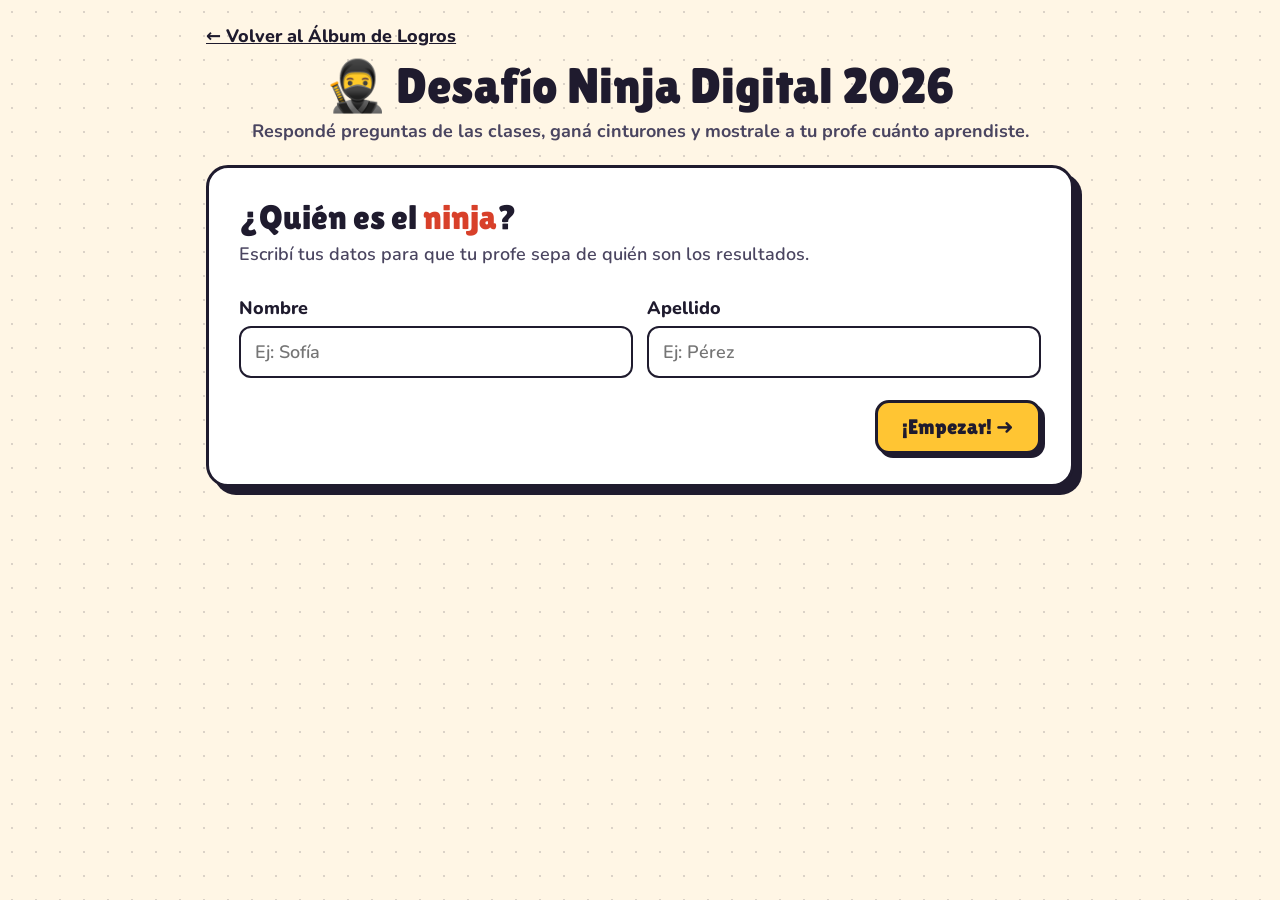
<file: ninja.html>
<!DOCTYPE html>
<html lang="es">
<head>
<meta charset="UTF-8">
<meta name="viewport" content="width=device-width, initial-scale=1.0">
<title>Desafío Ninja Digital 2026</title>
<link rel="stylesheet" href="cv.css">
<link href="https://fonts.googleapis.com/css2?family=Lilita+One&family=Nunito:wght@500;600;700;800&display=swap" rel="stylesheet">
<style>
:root{--bg:#FFF6E5;--ink:#1F1B2E;--muted:#4A4560;--red:#FF5A3C;--gold:#FFC533;--ok:#138A62;--okbg:#CFF3E4;--badbg:#FFE0D9}
*{box-sizing:border-box;margin:0;padding:0}
body{font-family:'Nunito',system-ui,sans-serif;font-weight:600;font-size:18px;color:var(--ink);background-color:var(--bg);background-image:radial-gradient(rgba(31,27,46,.16) 1.5px,transparent 1.5px);background-size:24px 24px;min-height:100vh}
.wrap{max-width:900px;margin:0 auto;padding:24px 16px 70px}
h1,h2,.lil{font-family:'Lilita One',sans-serif;font-weight:400}
header{text-align:center;margin-bottom:22px}
header h1{font-size:clamp(30px,5vw,50px);line-height:1.1}
header p{color:var(--muted);font-weight:700;margin-top:6px}
.back{display:inline-block;margin-bottom:10px;color:var(--ink);font-weight:800}
.panel{background:#fff;border:3px solid var(--ink);border-radius:22px;box-shadow:8px 8px 0 var(--ink);padding:30px;display:none}
.panel.show{display:block;animation:pop .3s}
@keyframes pop{from{opacity:0;transform:translateY(10px)}to{opacity:1;transform:none}}
h2{font-size:34px;margin-bottom:6px}
h2 span{color:#D8402A}
.hint{color:var(--muted);margin-bottom:16px}
label.lbl{display:block;font-weight:800;margin:14px 0 6px}
input[type=text]{width:100%;padding:12px 14px;border:2.5px solid var(--ink);border-radius:12px;font:inherit;background:#fff;color:var(--ink);outline:none}
input[type=text]:focus{border-color:var(--red);box-shadow:3px 3px 0 var(--ink)}
.grid2{display:grid;grid-template-columns:1fr 1fr;gap:14px}
@media(max-width:640px){.grid2{grid-template-columns:1fr}.panel{padding:20px}}
.grades{display:flex;gap:12px}
.gbtn{flex:1;padding:14px;border:3px solid var(--ink);border-radius:14px;background:#fff;font-family:'Lilita One',sans-serif;font-size:28px;box-shadow:4px 4px 0 var(--ink);cursor:pointer;color:var(--ink)}
.gbtn.sel{background:var(--gold)}
.btn{font-family:'Lilita One',sans-serif;font-size:21px;border:3px solid var(--ink);border-radius:14px;box-shadow:4px 4px 0 var(--ink);color:var(--ink);padding:12px 24px;cursor:pointer;background:var(--gold);transition:transform .08s,box-shadow .08s}
.btn:active{transform:translate(3px,3px);box-shadow:1px 1px 0 var(--ink)}
.btn:disabled{opacity:.55;cursor:not-allowed}
.btn.w{background:#fff}.btn.g{background:#3CCB9B}
.nav{display:flex;justify-content:space-between;gap:12px;margin-top:22px;flex-wrap:wrap}
.err{display:none;margin-top:14px;background:var(--badbg);border:2.5px solid var(--ink);border-radius:12px;padding:10px 14px;color:#9E2B1B;font-weight:700}

/* cinturon */
.belt{display:flex;align-items:center;gap:14px;background:#FFF1D0;border:3px solid var(--ink);border-radius:16px;padding:12px 16px;margin-bottom:18px}
.beltbar{width:78px;height:20px;border:3px solid var(--ink);border-radius:6px;flex-shrink:0}
.belt b{font-family:'Lilita One',sans-serif;font-weight:400;font-size:24px;display:block}
.belt small{color:var(--muted);font-weight:700}

/* bloques */
.blocks{display:grid;grid-template-columns:repeat(auto-fill,minmax(250px,1fr));gap:18px;margin-top:8px}
.blk{position:relative;background:#fff;border:3px solid var(--ink);border-radius:16px;box-shadow:5px 5px 0 var(--ink);padding:18px;cursor:pointer;text-align:left;font:inherit;color:var(--ink);transition:transform .1s,box-shadow .1s}
.blk:hover{transform:translate(-2px,-2px);box-shadow:7px 7px 0 var(--ink)}
.blk .em{width:52px;height:52px;border:2.5px solid var(--ink);border-radius:12px;display:flex;align-items:center;justify-content:center;font-size:28px;margin-bottom:8px}
.blk h3{font-size:20px;font-weight:800;line-height:1.2}
.blk p{color:var(--muted);font-size:16px;margin:4px 0 10px}
.blk .pr{font-weight:800;font-size:15px}
.bar{height:12px;border:2.5px solid var(--ink);border-radius:8px;background:#fff;overflow:hidden;margin-top:6px}
.bar div{height:100%;border-right:2.5px solid var(--ink)}
.done{position:absolute;top:-12px;right:-10px;background:var(--red);color:#fff;border:3px solid var(--ink);border-radius:50%;width:34px;height:34px;display:flex;align-items:center;justify-content:center;transform:rotate(8deg);font-weight:800}

/* pregunta */
.qhead{display:flex;justify-content:space-between;align-items:center;gap:10px;margin-bottom:6px;flex-wrap:wrap;font-weight:800}
.qtag{background:var(--ink);color:#FFF6E5;border-radius:10px;padding:4px 12px;font-size:15px}
.qtxt{font-family:'Lilita One',sans-serif;font-size:28px;line-height:1.25;margin:12px 0 18px}
.opts{display:flex;flex-direction:column;gap:12px}
.opt{text-align:left;font:inherit;font-weight:700;padding:14px 16px;border:3px solid var(--ink);border-radius:14px;background:#fff;color:var(--ink);cursor:pointer;box-shadow:4px 4px 0 var(--ink);transition:transform .08s,box-shadow .08s}
.opt:hover:not(:disabled){background:#FFF1D0}
.opt:disabled{cursor:default}
.opt.ok{background:var(--okbg)}.opt.bad{background:var(--badbg)}
.opt.dim{opacity:.55}
.fb{display:none;margin-top:16px;border:3px solid var(--ink);border-radius:14px;padding:14px 16px;font-weight:700}
.fb.show{display:block}.fb.ok{background:var(--okbg)}.fb.bad{background:var(--badbg)}
.fb b{font-family:'Lilita One',sans-serif;font-weight:400;font-size:22px;display:block;margin-bottom:4px}

/* resultado */
.big{font-family:'Lilita One',sans-serif;font-size:60px;line-height:1}
.res{text-align:center}
.send{margin-top:18px;background:#E4F8EF;border:3px solid var(--ink);border-radius:16px;box-shadow:5px 5px 0 var(--ink);padding:16px 20px;display:flex;justify-content:space-between;align-items:center;gap:14px;flex-wrap:wrap}
.st{margin-top:8px;font-weight:800}.st.ok{color:var(--ok)}.st.bad{color:#9E2B1B}
/* CV ninja + camara */
textarea{width:100%;min-height:84px;padding:12px 14px;border:2.5px solid var(--ink);border-radius:12px;font:inherit;background:#fff;color:var(--ink);outline:none;resize:vertical}
textarea:focus{border-color:var(--red);box-shadow:3px 3px 0 var(--ink)}
.photo-zone{display:flex;gap:20px;align-items:center;flex-wrap:wrap}
.photo{width:140px;height:140px;border-radius:22px;border:3px dashed var(--ink);background:#FFF1D0 center/cover no-repeat;display:flex;align-items:center;justify-content:center;font-size:48px;cursor:pointer;transform:rotate(-3deg);flex-shrink:0}
.photo.has{border-style:solid;font-size:0;box-shadow:5px 5px 0 var(--ink)}
.cv-tools{display:flex;gap:10px;flex-wrap:wrap;margin-bottom:16px;align-items:center}
.theme-dot{width:38px;height:38px;border-radius:50%;cursor:pointer;border:3px solid var(--ink)}
.theme-dot.sel{box-shadow:0 0 0 3px var(--gold)}
.cam-modal{position:fixed;inset:0;background:rgba(0,0,0,.8);display:none;align-items:center;justify-content:center;z-index:1000;padding:16px}
.cam-modal.show{display:flex}
.cam-box{background:#fff;border:3px solid var(--ink);border-radius:22px;box-shadow:8px 8px 0 var(--ink);padding:22px;width:min(560px,100%);text-align:center}
.cam-view{position:relative;aspect-ratio:1;max-width:380px;margin:14px auto;border-radius:50%;overflow:hidden;border:4px solid var(--ink);background:#000}
.cam-view video,.cam-view img{width:100%;height:100%;object-fit:cover;transform:scaleX(-1)}
.cam-view img{display:none;position:absolute;inset:0;transform:none}
.cam-count{position:absolute;inset:0;display:flex;align-items:center;justify-content:center;font-family:'Lilita One',sans-serif;font-size:90px;color:var(--gold);text-shadow:4px 4px 0 var(--ink);pointer-events:none}
.cam-btns{display:flex;gap:10px;justify-content:center;flex-wrap:wrap}
.hello{margin:0 0 6px}
@media print{
  body{background:#fff}
  .back,header,.no-print,.cam-modal{display:none!important}
  .panel{display:none!important}
  #p6{display:block!important;box-shadow:none;border:0;padding:0}
  .wrap{padding:0;max-width:none}
  .cv{border-radius:0;box-shadow:none;border:0;-webkit-print-color-adjust:exact;print-color-adjust:exact}
  .cv-body{grid-template-columns:260px 1fr}
}
.confetti{position:fixed;top:-10px;width:10px;height:14px;z-index:999;animation:fall linear forwards;pointer-events:none}
@keyframes fall{to{transform:translateY(110vh) rotate(720deg)}}
</style>
</head>
<body>
<div class="wrap">
  <a class="back" href="./">← Volver al Álbum de Logros</a>
  <header>
    <h1>🥷 Desafío Ninja Digital 2026</h1>
    <p>Respondé preguntas de las clases, ganá cinturones y mostrale a tu profe cuánto aprendiste.</p>
  </header>

  <!-- PASO 1: datos -->
  <section class="panel show" id="p1">
    <h2>¿Quién es el <span>ninja</span>?</h2>
    <p class="hint">Escribí tus datos para que tu profe sepa de quién son los resultados.</p>
    <div class="grid2">
      <div><label class="lbl" for="nombre">Nombre</label><input type="text" id="nombre" placeholder="Ej: Sofía" autocomplete="off"></div>
      <div><label class="lbl" for="apellido">Apellido</label><input type="text" id="apellido" placeholder="Ej: Pérez" autocomplete="off"></div>
    </div>
    <div class="err" id="e1"></div>
    <div class="nav"><span></span><button class="btn" onclick="empezar()">¡Empezar! ➜</button></div>
  </section>

  <!-- PASO 2: bloques -->
  <section class="panel" id="p2">
    <div class="belt"><div class="beltbar" id="beltbar"></div><div><b id="beltname"></b><small id="beltsub"></small></div></div>
    <h2>Elegí un <span>bloque</span></h2>
    <p class="hint">Cada bloque tiene preguntas de las clases que vimos. Contá como “bien” solo lo que respondés a la primera, ¡pero podés practicar todas las veces que quieras!</p>
    <div class="blocks" id="blocks"></div>
    <div class="send">
      <div><b class="lil" style="font-size:22px">📨 Mandá tus resultados a tu profe</b>
        <div class="hint" style="margin:4px 0 0">Se envían directo, sin mail ni cuenta. Podés volver a enviarlos cuando hagas más bloques.</div>
        <div class="st" id="sendSt"></div></div>
      <button class="btn g" id="sendBtn" onclick="enviar()">📨 Enviar resultados</button>
    </div>
    <div class="nav"><button class="btn w" onclick="irA(1)">⬅ Cambiar mis datos</button><button class="btn" onclick="irA(5)">🏆 Armar mi CV Ninja ➜</button></div>
  </section>

  <!-- PASO 3: pregunta -->
  <section class="panel" id="p3">
    <div class="qhead"><span class="qtag" id="qblk"></span><span id="qcount"></span></div>
    <div class="bar"><div id="qbar" style="width:0;background:#FF5A3C"></div></div>
    <div class="qtxt" id="qtxt"></div>
    <div class="opts" id="opts"></div>
    <div class="fb" id="fb"></div>
    <div class="nav"><button class="btn w" onclick="salirBloque()">⬅ Salir del bloque</button><button class="btn" id="next" style="display:none" onclick="siguiente()">Siguiente ➜</button></div>
  </section>

  <!-- PASO 5: datos del CV -->
  <section class="panel" id="p5">
    <h2>Armá tu <span>CV Ninja</span></h2>
    <p class="hint">Tu CV junta tu cinturón, lo que dominás y lo que más te gustó del año. ¡Necesitás haber terminado al menos un bloque!</p>
    <label class="lbl">Tu foto</label>
    <div class="photo-zone">
      <div class="photo" id="photo" title="Tocá para sacarte una foto">📷</div>
      <div>
        <div style="display:flex;gap:10px;flex-wrap:wrap">
          <button class="btn" type="button" onclick="openCam()">📸 Sacarme una foto</button>
          <button class="btn w" type="button" onclick="$('photoInput').click()">📁 Subir archivo</button>
        </div>
        <p class="hint" style="margin:8px 0 0">Que se vea bien tu cara y con buena luz 😎</p>
        <input type="file" id="photoInput" accept="image/*" hidden>
      </div>
    </div>
    <div class="grid2">
      <div><label class="lbl" for="apodo">Tu apodo ninja (opcional)</label><input type="text" id="apodo" placeholder="Ej: SombraBinaria" autocomplete="off"></div>
      <div><label class="lbl" for="frase">Una frase que te represente (opcional)</label><input type="text" id="frase" placeholder="Ej: Si se rompe, lo arreglo." autocomplete="off"></div>
    </div>
    <label class="lbl" for="gusto">🌟 Lo que más me gustó de Ninja Digital</label>
    <textarea id="gusto" placeholder="Ej: Me encantó hacer mi propio videojuego y que mis amigos lo probaran…"></textarea>
    <label class="lbl" for="costo">🧗 Algo que me costó… y cómo lo resolví</label>
    <textarea id="costo" placeholder="Ej: Al principio no entendía las variables, hasta que probé con un contador de puntos…"></textarea>
    <label class="lbl" for="futuro">🔮 El año que viene quiero aprender… (opcional)</label>
    <input type="text" id="futuro" placeholder="Ej: Hacer un juego con IA" autocomplete="off">
    <div class="err" id="e5"></div>
    <div class="nav"><button class="btn w" onclick="irA(2)">⬅ Atrás</button><button class="btn" onclick="generarCV()">¡Generar mi CV! 🚀</button></div>
  </section>

  <!-- PASO 6: CV final -->
  <section class="panel" id="p6">
    <div class="cv-tools no-print">
      <b>Estilo:</b>
      <div class="theme-dot sel" data-t="" style="background:linear-gradient(135deg,#FFC533,#FF5A3C)" title="Papel"></div>
      <div class="theme-dot" data-t="t-clasico" style="background:linear-gradient(135deg,#fff,#0f3460)" title="Clásico"></div>
      <div class="theme-dot" data-t="t-neon" style="background:linear-gradient(135deg,#00f5d4,#f15bb5)" title="Neón"></div>
      <div class="theme-dot" data-t="t-selva" style="background:linear-gradient(135deg,#2ecc71,#0b2b1f)" title="Selva"></div>
      <span style="flex:1"></span>
      <button class="btn w" onclick="irA(5)">✏️ Editar</button>
      <button class="btn g" onclick="imprimirSeguro()">🖨️ Guardar PDF</button>
    </div>
    <div class="send no-print" style="margin:0 0 18px">
      <div><b class="lil" style="font-size:22px">📨 ¿Listo? ¡Mandáselo a tu profe!</b>
        <div class="hint" style="margin:4px 0 0">Se envía tu CV junto con tus resultados, sin mail ni cuenta.</div>
        <div class="st" id="sendSt6"></div></div>
      <button class="btn g" id="sendBtn6" onclick="enviar()">📨 Enviar mi CV</button>
    </div>
    <div class="cv" id="cv"></div>
    <p class="hint no-print" style="margin-top:14px">Para guardarlo: tocá <b>Guardar PDF</b> → en “Destino” elegí <b>Guardar como PDF</b>. (Activá “Gráficos de fondo” para que salgan los colores.)</p>
  </section>

  <!-- PASO 4: fin de bloque -->
  <section class="panel" id="p4">
    <div class="res">
      <div class="lil" style="font-size:26px" id="rblk"></div>
      <div class="big" id="rpct"></div>
      <p class="hint" id="rtxt" style="margin-top:8px"></p>
      <div class="nav" style="justify-content:center"><button class="btn w" onclick="practicar()">🔁 Practicar de nuevo</button><button class="btn" onclick="irA(2)">Elegir otro bloque ➜</button></div>
    </div>
  </section>
</div>

<div class="cam-modal" id="camModal">
  <div class="cam-box">
    <h2 class="hello">📸 ¡Sonreí!</h2>
    <div class="cam-view">
      <video id="camVideo" autoplay playsinline muted></video>
      <img id="camShot" alt="">
      <div class="cam-count" id="camCount"></div>
    </div>
    <div class="err" id="camErr"></div>
    <div class="cam-btns" id="camLive">
      <button class="btn w" onclick="closeCam()">Cancelar</button>
      <button class="btn" id="snapBtn" onclick="snap()">📸 ¡Sacar foto! (3, 2, 1…)</button>
    </div>
    <div class="cam-btns" id="camReview" style="display:none">
      <button class="btn w" onclick="retake()">🔄 Sacar otra</button>
      <button class="btn g" onclick="useShot()">✅ Usar esta foto</button>
    </div>
  </div>
</div>
<script src="config.js"></script>
<script src="imprimir.js"></script>
<script src="ninja-preguntas.js"></script>
<script>
const $=id=>document.getElementById(id);
const KEY='ninja2026';
let S={nombre:'',apellido:'',res:{},enviado:'',foto:'',apodo:'',frase:'',gusto:'',costo:'',futuro:'',theme:'',cvOk:false};  // res: {idPregunta: 1 (bien a la primera) | 0}
let cur={b:0,lista:[],i:0,practica:false,respondida:false};
function save(){try{localStorage.setItem(KEY,JSON.stringify(S))}catch(e){}}
function load(){try{const d=JSON.parse(localStorage.getItem(KEY));if(d)S={...S,...d}}catch(e){}}
const preguntasDe=b=>NINJA_PREGUNTAS.filter(p=>p.b===b);
const mezclar=a=>{a=[...a];for(let i=a.length-1;i>0;i--){const j=Math.floor(Math.random()*(i+1));[a[i],a[j]]=[a[j],a[i]]}return a};

function irA(n){
  document.querySelectorAll('.panel').forEach(p=>p.classList.toggle('show',p.id==='p'+n));
  if(n===2) pintarBloques();
  if(n===6) pintarCV();
  window.scrollTo({top:0,behavior:'smooth'});
}
function empezar(){
  S.nombre=$('nombre').value.trim(); S.apellido=$('apellido').value.trim();
  const e=$('e1'); let m='';
  if(!S.nombre||!S.apellido) m='Completá tu nombre y apellido.';
  e.style.display=m?'block':'none'; e.textContent=m?'⚠️ '+m:'';
  if(m) return; save(); irA(2);
}

/* ===== puntajes y cinturon ===== */
function statsBloque(b){
  const ps=preguntasDe(b), resp=ps.filter(p=>p.id in S.res), ok=resp.filter(p=>S.res[p.id]===1).length;
  return {total:ps.length,resp:resp.length,ok,pct:ps.length?Math.round(ok*100/ps.length):0,completo:resp.length===ps.length};
}
function pctTotal(){
  const t=NINJA_PREGUNTAS.length, ok=NINJA_PREGUNTAS.filter(p=>S.res[p.id]===1).length;
  return t?Math.round(ok*100/t):0;
}
function cinturon(p){return [...NINJA_CINTURONES].reverse().find(c=>p>=c.min)}
function pintarBloques(){
  const p=pctTotal(), c=cinturon(p), resp=Object.keys(S.res).length;
  $('beltbar').style.background=c.col; $('beltname').textContent=c.n;
  $('beltsub').textContent=resp?`${p}% de respuestas correctas a la primera · ${resp} de ${NINJA_PREGUNTAS.length} preguntas respondidas`:'Respondé preguntas para ganar tu primer cinturón';
  $('blocks').innerHTML=NINJA_BLOQUES.map((b,i)=>{
    const s=statsBloque(i);
    return `<button class="blk" onclick="abrirBloque(${i})">${s.completo?'<span class="done">✓</span>':''}
      <div class="em" style="background:${b.c}">${b.e}</div><h3>${b.n}</h3><p>${b.d}</p>
      <div class="pr">${s.resp}/${s.total} respondidas${s.resp?` · ${s.pct}% bien`:''}</div>
      <div class="bar"><div style="width:${s.total?s.resp*100/s.total:0}%;background:${b.c}"></div></div></button>`;
  }).join('');
  paintSend();
}

/* ===== preguntas ===== */
function abrirBloque(b,practica){
  cur={b,lista:mezclar(preguntasDe(b)),i:0,practica:!!practica,respondida:false};
  irA(3); mostrar();
}
function practicar(){ abrirBloque(cur.b,true); }
function mostrar(){
  const p=cur.lista[cur.i], B=NINJA_BLOQUES[cur.b];
  cur.respondida=false;
  $('qblk').textContent=B.e+' '+B.n+(cur.practica?' · práctica':'');
  $('qcount').textContent=`Pregunta ${cur.i+1} de ${cur.lista.length}`;
  $('qbar').style.width=(cur.i*100/cur.lista.length)+'%'; $('qbar').style.background=B.c;
  $('qtxt').textContent=p.q;
  const ops=mezclar(p.o.map((t,i)=>({t,ok:i===0})));
  $('opts').innerHTML=''; ops.forEach(o=>{
    const b=document.createElement('button'); b.className='opt'; b.textContent=o.t; b.onclick=()=>responder(b,o.ok,p);
    b.dataset.ok=o.ok?'1':'0'; $('opts').appendChild(b);
  });
  $('fb').className='fb'; $('next').style.display='none';
}
function responder(btn,ok,p){
  if(cur.respondida) return; cur.respondida=true;
  const primera=!(p.id in S.res) ;
  if(primera){ S.res[p.id]=ok?1:0; S.enviado=''; save(); }
  document.querySelectorAll('.opt').forEach(o=>{ o.disabled=true; if(o.dataset.ok==='1') o.classList.add('ok'); else if(o===btn) o.classList.add('bad'); else o.classList.add('dim'); });
  const fb=$('fb'); fb.className='fb show '+(ok?'ok':'bad');
  fb.innerHTML=`<b>${ok?'¡Muy bien! 🥷':'Casi… 💪'}</b>${p.e}${(!ok&&primera)?'<br>Esta no suma, pero ahora ya la sabés.':''}`;
  $('next').style.display='inline-block';
  $('next').textContent=cur.i+1<cur.lista.length?'Siguiente ➜':'Ver resultado ➜';
  if(ok) mini();
}
function siguiente(){
  if(cur.i+1<cur.lista.length){ cur.i++; mostrar(); return; }
  fin();
}
function salirBloque(){ irA(2); }
function fin(){
  const B=NINJA_BLOQUES[cur.b], s=statsBloque(cur.b);
  $('rblk').textContent=B.e+' '+B.n;
  $('rpct').textContent=s.pct+'%';
  $('rtxt').textContent=`${s.ok} de ${s.total} bien a la primera.`+(s.pct>=70?' ¡Bloque dominado!':' Practicá otra vez para afianzar lo que te costó.');
  irA(4); if(s.pct>=70) confetti();
}

/* ===== envio ===== */
function paintSend(){
  const hay=Object.keys(S.res).length>0;
  [['sendSt','sendBtn','📨 Enviar resultados'],['sendSt6','sendBtn6','📨 Enviar mi CV']].forEach(([a,b,txt])=>{
    const st=$(a), btn=$(b); if(!st||!btn) return;
    btn.disabled=!hay;
    if(S.enviado){ st.className='st ok'; st.textContent='✅ Enviado el '+new Date(S.enviado).toLocaleString('es-AR')+(S.cvOk?' (con tu CV).':'.'); btn.textContent='🔁 Enviar de nuevo'; }
    else { st.className='st'; st.textContent=hay?'':'Respondé al menos un bloque para poder enviar.'; btn.textContent=txt; }
  });
}
async function enviar(){
  const C=window.CV_CONFIG||{}, sts=[$('sendSt'),$('sendSt6')], btns=[$('sendBtn'),$('sendBtn6')];
  const msg=(cls,t)=>sts.forEach(s=>{s.className='st '+cls;s.textContent=t;});
  if(!C.url||!C.key||/PEGAR/.test(C.url+C.key)){ msg('bad','⚠️ El envío todavía no está configurado. Avisale a tu profe.'); return; }
  btns.forEach(b=>b.disabled=true); msg('','⏳ Enviando…');
  const p=pctTotal();
  const body={nombre:S.nombre,apellido:S.apellido,cinturon:cinturon(p).n,porcentaje:p,respuestas:S.res};
  if(S.cvOk){ body.cv_html=cvHtml(); body.theme=S.theme||''; }
  try{
    const r=await fetch(C.url+'/rest/v1/ninja_resultados',{method:'POST',headers:{apikey:C.key,'Content-Type':'application/json',Prefer:'return=minimal'},body:JSON.stringify(body)});
    if(!r.ok) throw new Error(r.status);
    S.enviado=new Date().toISOString(); save(); confetti();
  }catch(e){ msg('bad','⚠️ No se pudo enviar. Revisá el wifi y probá de nuevo (tus respuestas siguen guardadas).'); }
  btns.forEach(b=>b.disabled=false); paintSend();
}

function confetti(){
  const cols=['#FF5A3C','#FFC533','#4DA3FF','#3CCB9B','#9D86FF'];
  for(let i=0;i<60;i++){const d=document.createElement('div');d.className='confetti';d.style.left=Math.random()*100+'vw';d.style.background=cols[i%5];d.style.animationDuration=(2+Math.random()*2)+'s';d.style.animationDelay=Math.random()*.5+'s';document.body.appendChild(d);setTimeout(()=>d.remove(),5000);}
}
function mini(){
  for(let i=0;i<12;i++){const d=document.createElement('div');d.className='confetti';d.style.left=(30+Math.random()*40)+'vw';d.style.top='30vh';d.style.background=['#FFC533','#3CCB9B','#FF5A3C'][i%3];d.style.animationDuration=(1+Math.random())+'s';document.body.appendChild(d);setTimeout(()=>d.remove(),2200);}
}

/* ===== CAMARA / FOTO ===== */
let camStream=null, shotData='';
async function openCam(){
  $('camModal').classList.add('show'); $('camErr').style.display='none';
  $('camShot').style.display='none'; $('camVideo').style.display='block';
  $('camLive').style.display='flex'; $('camReview').style.display='none'; $('snapBtn').style.display='';
  try{
    camStream=await navigator.mediaDevices.getUserMedia({video:{facingMode:'user',width:{ideal:720},height:{ideal:720}},audio:false});
    $('camVideo').srcObject=camStream;
  }catch(e){
    $('camErr').style.display='block';
    $('camErr').textContent='⚠️ No pude abrir la cámara. Tocá “Permitir” arriba en el navegador, o usá “Subir archivo”.';
    $('snapBtn').style.display='none';
  }
}
function stopCam(){ if(camStream){camStream.getTracks().forEach(t=>t.stop());camStream=null} }
function closeCam(){ stopCam(); $('camModal').classList.remove('show'); }
function snap(){
  if(!camStream) return;
  const btn=$('snapBtn'); btn.disabled=true; let n=3; $('camCount').textContent=n;
  const t=setInterval(()=>{
    n--; if(n>0){ $('camCount').textContent=n; return; }
    clearInterval(t); $('camCount').textContent=''; btn.disabled=false;
    const v=$('camVideo'), side=Math.min(v.videoWidth,v.videoHeight), sz=400;
    const c=document.createElement('canvas'); c.width=c.height=sz; const x=c.getContext('2d');
    x.translate(sz,0); x.scale(-1,1);
    x.drawImage(v,(v.videoWidth-side)/2,(v.videoHeight-side)/2,side,side,0,0,sz,sz);
    shotData=c.toDataURL('image/jpeg',.88);
    $('camShot').src=shotData; $('camShot').style.display='block'; $('camVideo').style.display='none';
    $('camLive').style.display='none'; $('camReview').style.display='flex';
  },1000);
}
function retake(){ $('camShot').style.display='none'; $('camVideo').style.display='block'; $('camLive').style.display='flex'; $('camReview').style.display='none'; }
function useShot(){ S.foto=shotData; paintPhoto(); save(); closeCam(); }
$('photo').onclick=()=>openCam();
$('photoInput').onchange=e=>{
  const f=e.target.files[0]; if(!f) return;
  const r=new FileReader();
  r.onload=ev=>{ const img=new Image(); img.onload=()=>{
    const c=document.createElement('canvas'), m=400, sc=Math.min(1,m/Math.max(img.width,img.height));
    c.width=img.width*sc; c.height=img.height*sc; c.getContext('2d').drawImage(img,0,0,c.width,c.height);
    S.foto=c.toDataURL('image/jpeg',.85); paintPhoto(); save();
  }; img.src=ev.target.result; };
  r.readAsDataURL(f);
};
function paintPhoto(){ const p=$('photo'); if(S.foto){ p.style.backgroundImage=`url(${S.foto})`; p.classList.add('has'); } }
['apodo','frase','gusto','costo','futuro'].forEach(k=>$(k).addEventListener('input',()=>{ S[k]=$(k).value; save(); }));

/* ===== CV NINJA ===== */
const esc=s=>String(s==null?'':s).replace(/[&<>"]/g,c=>({'&':'&amp;','<':'&lt;','>':'&gt;','"':'&quot;'}[c]));
const CORTO=['Autónomo/a digital','Programador/a','Creador/a de juegos','Mente IA','Creador/a de contenido'];
function generarCV(){
  const e=$('e5'); let m='';
  const completos=NINJA_BLOQUES.filter((_,i)=>statsBloque(i).completo).length;
  if(!S.foto) m='¡Falta tu foto! Tocá el recuadro 📷 para sacarla o subirla.';
  else if(!completos) m='Terminá al menos un bloque (respondé todas sus preguntas) para armar tu CV.';
  else if((S.gusto||'').trim().length<20) m='Contanos con un poco más de detalle qué fue lo que más te gustó (mínimo 20 caracteres).';
  else if((S.costo||'').trim().length<20) m='Contanos algo que te costó y cómo lo resolviste (mínimo 20 caracteres).';
  e.style.display=m?'block':'none'; e.textContent=m?'⚠️ '+m:'';
  if(m) return;
  S.cvOk=true; S.enviado=''; save(); irA(6); confetti();
}
function cvHtml(){
  const p=pctTotal(), c=cinturon(p);
  const bl=NINJA_BLOQUES.map((B,i)=>({B,i,s:statsBloque(i)}));
  const clases={};
  NINJA_PREGUNTAS.forEach(q=>{ if(!(q.id in S.res)) return; const k=q.b+'|'+q.t; const o=clases[k]||(clases[k]={b:q.b,t:q.t,ok:0,n:0}); o.n++; if(S.res[q.id]===1) o.ok++; });
  const lista=Object.values(clases);
  const dom=lista.filter(x=>x.ok===x.n), rep=lista.filter(x=>x.ok<x.n);
  const porBloque=(arr)=>NINJA_BLOQUES.map((B,i)=>{ const ts=arr.filter(x=>x.b===i); if(!ts.length) return ''; return `<div class="area-block"><div class="an">${B.e} ${esc(B.n)}</div><ul class="lst">${ts.map(x=>`<li>${esc(x.t)}</li>`).join('')}</ul></div>`; }).join('');
  const insig=[];
  bl.forEach(x=>{ if(x.s.completo&&x.s.pct>=70) insig.push([x.B.e,CORTO[x.i]]); });
  if(bl.every(x=>x.s.completo)) insig.push(['🥷','Ninja completo']);
  if(bl.some(x=>x.s.completo&&x.s.pct===100)) insig.push(['⭐','Racha perfecta']);
  if(p>=90) insig.push(['🏆','Cinturón negro']);
  return `
  <div class="cv-head">
    <div class="cv-photo" style="${S.foto?`background-image:url(${S.foto})`:''}">${S.foto?'':'🙂'}</div>
    <div>
      <div class="cv-name">${esc(S.nombre)} ${esc(S.apellido)}</div>
      ${S.apodo?`<div class="cv-nick">@${esc(S.apodo)}</div>`:''}
      <div class="cv-role">🥷 ${esc(c.n)} · Ninja Digital 2026</div>
      ${S.frase?`<div class="cv-quote">“${esc(S.frase)}”</div>`:''}
    </div>
  </div>
  <div class="cv-body">
    <aside class="cv-side">
      <h3>🥋 Mi cinturón</h3>
      <div style="height:22px;border:3px solid #1F1B2E;border-radius:6px;background:${c.col}"></div>
      <p style="margin-top:6px"><b>${esc(c.n)}</b> · ${p}% a la primera</p>
      <h3>📈 Habilidades</h3>
      ${bl.map(x=>`<div class="skill"><div class="top"><span>${x.B.e} ${esc(x.B.n)}</span><b>${x.s.resp?x.s.pct+'%':'—'}</b></div><div class="tr"><div style="width:${x.s.resp?x.s.pct:0}%;background:${x.B.c}"></div></div></div>`).join('')}
      <h3>🏅 Insignias</h3>
      <div class="badge-row">${insig.map(b=>`<div class="badge"><b>${b[0]}</b>${esc(b[1])}</div>`).join('')||'<p>—</p>'}</div>
      ${S.futuro?`<h3>🔮 Próximo nivel</h3><p>${esc(S.futuro)}</p>`:''}
    </aside>
    <main class="cv-main">
      <h3>🏆 Lo que domino</h3>
      ${porBloque(dom)||'<p style="color:var(--m)">Todavía estoy practicando: ¡voy por más!</p>'}
      ${rep.length?`<h3>🔁 Sigo practicando</h3>${porBloque(rep)}`:''}
      <h3>🌟 Lo que más me gustó</h3><p style="color:var(--m);line-height:1.4">${esc(S.gusto)}</p>
      <h3>🧗 Un desafío que superé</h3><p style="color:var(--m);line-height:1.4">${esc(S.costo)}</p>
    </main>
  </div>
  <div class="cv-foot">Ninja Digital · 2026 · Profes: Nicolás Kane | Analía Cuenca | Sebi Winter</div>`;
}
function pintarCV(){
  $('cv').className='cv '+(S.theme||''); $('cv').innerHTML=cvHtml();
  document.querySelectorAll('.theme-dot').forEach(x=>x.classList.toggle('sel',x.dataset.t===(S.theme||'')));
  paintSend();
}
document.querySelectorAll('.theme-dot').forEach(d=>d.onclick=()=>{ S.theme=d.dataset.t; S.enviado=''; save(); pintarCV(); });

/* ===== inicio ===== */
load(); $('nombre').value=S.nombre; $('apellido').value=S.apellido;
['apodo','frase','gusto','costo','futuro'].forEach(k=>$(k).value=S[k]||''); paintPhoto();
if(S.nombre&&S.apellido) irA(2);
</script>
</body>
</html>
</file>
<file: cv.css>
.cv{border-radius:22px;overflow:hidden;font-size:16px;--a:#e94560;--b:#ffd700;--bgc:#1a1a2e;--panel:#0f3460;--t:#fff;--m:#c5cbe0;background:var(--bgc);color:var(--t)}
.cv.t-clasico{--a:#0f3460;--b:#e94560;--bgc:#ffffff;--panel:#eef2fb;--t:#1a1a2e;--m:#4a5470}
.cv.t-neon{--a:#00f5d4;--b:#f15bb5;--bgc:#10002b;--panel:#240046;--t:#fff;--m:#cdb4db}
.cv.t-selva{--a:#2ecc71;--b:#ffd700;--bgc:#0b2b1f;--panel:#14402e;--t:#fff;--m:#bfe3cf}
.cv-head{display:flex;gap:24px;align-items:center;padding:28px;background:linear-gradient(120deg,var(--a),var(--panel));flex-wrap:wrap}
.cv-photo{width:140px;height:140px;border-radius:50%;border:5px solid var(--b);background:#0d1630 center/cover;display:flex;align-items:center;justify-content:center;font-size:56px;flex-shrink:0}
.cv-name{font-size:34px;font-weight:700;line-height:1.1;color:#fff}
.cv-nick{font-family:'Press Start 2P',monospace;font-size:12px;color:var(--b);margin-top:8px}
.cv-role{display:inline-block;margin-top:10px;background:rgba(0,0,0,.3);padding:6px 14px;border-radius:20px;font-weight:600;color:#fff}
.cv-quote{font-style:italic;margin-top:10px;color:#fff;opacity:.9}
.cv-body{display:grid;grid-template-columns:300px 1fr;gap:0}
@media(max-width:800px){.cv-body{grid-template-columns:1fr}}
.cv-side{background:var(--panel);padding:22px}
.cv-main{padding:22px}
.cv h3{font-size:15px;letter-spacing:2px;text-transform:uppercase;color:var(--a);margin:18px 0 10px;border-bottom:2px solid var(--a);padding-bottom:4px}
.cv.t-clasico h3{color:var(--b);border-color:var(--b)}
.cv h3:first-child{margin-top:0}
.skill{margin-bottom:10px}
.skill .top{display:flex;justify-content:space-between;font-size:14px;margin-bottom:3px}
.skill .tr{height:12px;border-radius:8px;background:rgba(128,128,128,.25);overflow:hidden}
.skill .tr div{height:100%;border-radius:8px}
.tagl{display:flex;flex-wrap:wrap;gap:6px}
.tag{padding:5px 11px;border-radius:14px;background:rgba(128,128,128,.2);font-size:14px}
.badge-row{display:flex;flex-wrap:wrap;gap:8px}
.badge{display:flex;flex-direction:column;align-items:center;width:78px;text-align:center;font-size:11px;color:var(--m)}
.badge b{font-size:30px;width:56px;height:56px;border-radius:50%;background:rgba(128,128,128,.2);display:flex;align-items:center;justify-content:center;margin-bottom:4px;border:2px solid var(--b)}
.exp{margin-bottom:14px}
.exp .h{display:flex;align-items:center;gap:8px;font-weight:700;font-size:17px}
.exp .lv{font-size:13px;color:var(--b);font-weight:600}
.exp p{color:var(--m);margin-top:4px;line-height:1.4;overflow-wrap:anywhere}
.area-block{margin-bottom:10px}
.area-block .an{font-weight:700;font-size:15px;margin-bottom:5px}
.lst{list-style:none;display:flex;flex-wrap:wrap;gap:6px}
.lst li{font-size:14px;padding:4px 10px;border-radius:10px;background:rgba(128,128,128,.18)}
.cv-foot{text-align:center;padding:12px;font-size:13px;color:var(--m);border-top:1px solid rgba(128,128,128,.25)}
.ref{background:rgba(128,128,128,.15);border-radius:12px;padding:12px;font-style:italic;color:var(--m)}

/* ===== REDISEÑO PAPEL 2026 · CV ===== */
.cv{--a:#D8402A;--b:#FFC533;--bgc:#ffffff;--panel:#FFF1D0;--t:#1F1B2E;--m:#4A4560;font-family:'Nunito',system-ui,sans-serif;font-weight:600;border:3px solid #1F1B2E;border-radius:22px;box-shadow:8px 8px 0 #1F1B2E;overflow:hidden}
.cv-head{background:var(--b);border-bottom:3px solid #1F1B2E;padding:36px 40px;gap:32px}
.cv-photo{width:150px;height:150px;border-radius:18px;border:3px solid #1F1B2E;background-color:#fff;transform:rotate(-4deg);box-shadow:5px 5px 0 #1F1B2E}
.cv-name{font-family:'Lilita One',sans-serif;font-weight:400;font-size:52px;line-height:1;color:#1F1B2E}
.cv-nick{font-family:'Nunito',sans-serif;font-weight:800;font-size:20px;color:#1F1B2E;opacity:.75}
.cv-role{background:#1F1B2E;color:#FFF6E5;border-radius:10px;padding:6px 16px;font-weight:800;transform:rotate(-1deg)}
.cv-quote{color:#1F1B2E;opacity:1;font-weight:700}
.cv-side{border-right:3px solid #1F1B2E}
.cv h3{font-family:'Lilita One',sans-serif;font-weight:400;font-size:22px;letter-spacing:0;text-transform:none;border:0;padding:0;margin:20px 0 8px;color:var(--a)}
.cv.t-clasico h3{color:var(--b);border:0}
.tag{border:2.5px solid var(--t);border-radius:10px;background:var(--bgc);font-weight:800;padding:5px 12px}
.skill .top{font-weight:800}
.skill .tr{height:14px;border:2.5px solid var(--t);border-radius:8px;background:var(--bgc)}
.skill .tr div{border-radius:0;border-right:2.5px solid var(--t)}
.badge b{border-radius:14px;background:var(--b);border:2.5px solid #1F1B2E;color:#1F1B2E}
.badge:nth-child(odd) b{transform:rotate(-4deg)}
.badge:nth-child(even) b{transform:rotate(4deg)}
.exp{background:var(--bgc);border:2.5px solid var(--t);border-radius:14px;box-shadow:4px 4px 0 var(--t);padding:14px 18px}
.exp .h{font-weight:800}
.exp .lv{color:#E0A100}
.lst li{background:transparent;border:2px solid var(--t);border-radius:10px;font-weight:700}
.ref{background:var(--panel);border:2.5px solid var(--t);border-radius:14px}
.cv-foot{border-top:3px solid #1F1B2E;background:var(--panel);font-weight:700}.area-block .an{font-weight:800;color:var(--t)}
</file>
